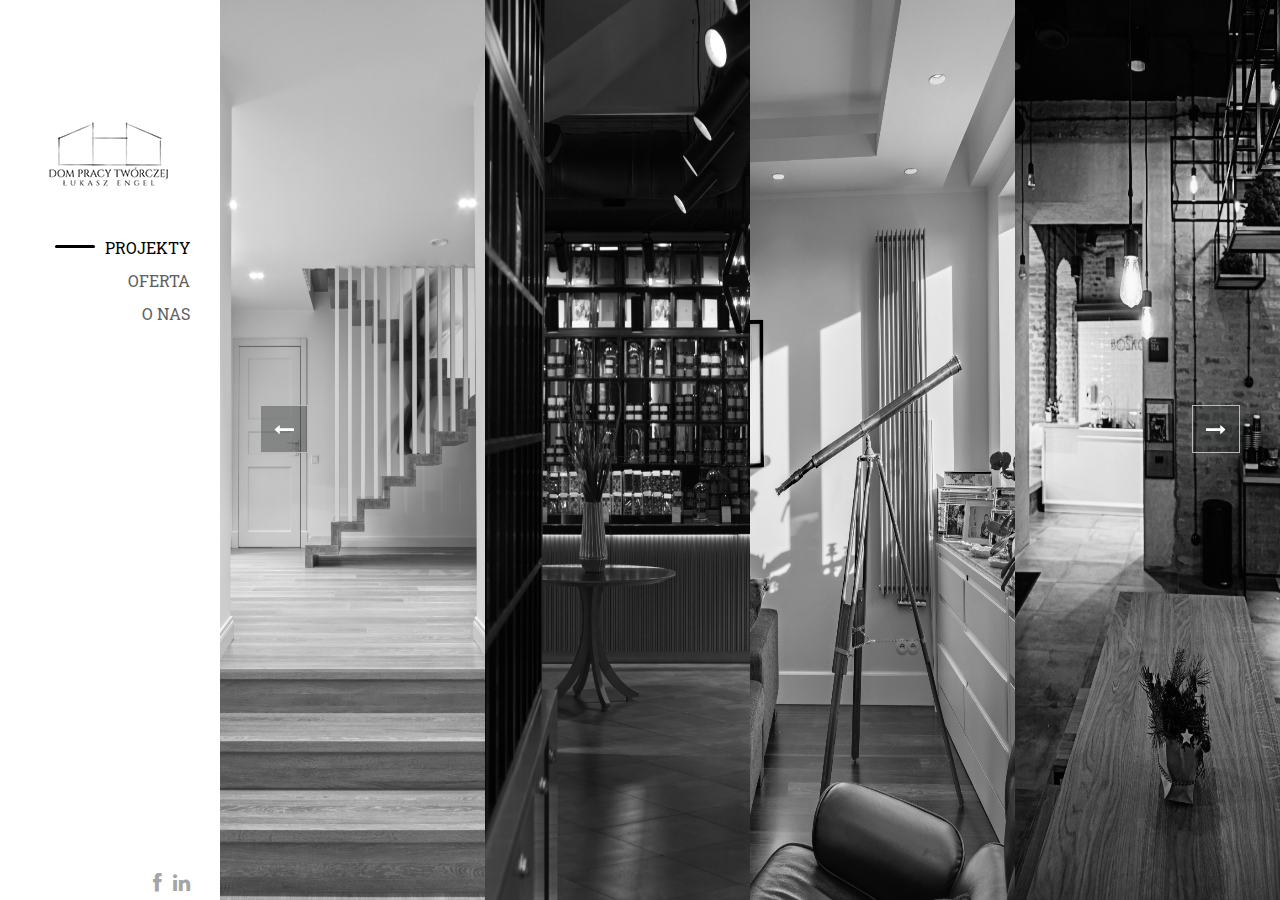
<file: index.html>
<!doctype html>


<html lang="en" class="no-js">
<head>
	<title>Dom Pracy Twórczej Łukasz Engel</title>

	<meta charset="utf-8">

	<meta http-equiv="X-UA-Compatible" content="IE=edge,chrome=1">
	<meta name="viewport" content="width=device-width, initial-scale=1, maximum-scale=1">

	<link href='http://fonts.googleapis.com/css?family=Roboto+Slab:400,300,100,700' rel='stylesheet' type='text/css'>

	<link rel="stylesheet" type="text/css" href="css/bootstrap.css" media="screen">
	<link rel="stylesheet" type="text/css" href="css/magnific-popup.css" media="screen">
	<link rel="stylesheet" type="text/css" href="css/font-awesome.css" media="screen">
	<link rel="stylesheet" type="text/css" href="css/owl.carousel.css" media="screen">
	<link rel="stylesheet" type="text/css" href="css/owl.theme.css" media="screen">
	<link rel="stylesheet" type="text/css" href="css/flexslider.css" media="screen">
	<link rel="stylesheet" type="text/css" href="css/style.css" media="screen">
	<link rel="stylesheet" type="text/css" href="css/responsive.css" media="screen">

	<!-- Global site tag (gtag.js) - Google Analytics -->
	<script async src="https://www.googletagmanager.com/gtag/js?id=UA-128495264-1"></script>
	<script>
	  window.dataLayer = window.dataLayer || [];
	  function gtag(){dataLayer.push(arguments);}
	  gtag('js', new Date());

	  gtag('config', 'UA-128495264-1');
	</script>

</head>
<body>

<!-- Container -->
<div id="container">
	<!-- Header
        ================================================== -->
	<header>

		<div class="logo-box">
			<a class="logo" href="index.html"><img alt="" src="images/logo.jpg"></a>
		</div>

		<!-- Menu dla malych rozdzielczości -->
		<a class="elemadded responsive-link" href="#">Menu</a>

		<div class="menu-box">
			<ul class="menu">
				<li class="drop">
					<a class="active" href="index.html">
						<span>Projekty</span>
					</a>
					<ul class="dropdown">
						<li><a href="lublin_01.html">Lublin 01</a></li>
						<li><a href="torun.html">Torun</a></li>
						<li><a href="nowowiejska.html">Nowowiejska</a></li>
						<li><a href="lublin_02.html">Lublin 02</a></li>
						<li><a href="garwolin.html">Garwolin</a></li>
						<li><a href="obarowska.html">Obarowska</a></li>
						<li><a href="szczesliwicka.html">Szczesliwicka</a></li>
						<li><a href="warszawa_02.html">Biuro w Warszawie</a></li>
					</ul>
				</li>

				<li><a href="offer.html"><span>Oferta</span></a></li>

				<li><a href="about_us.html"><span>O nas</span></a></li>
			</ul>
		</div>
		<div class="header-foot">
			<div class="social-box">
				<ul class="social-icons">
					<li><a href="https://www.facebook.com/dptle" class="facebook"><i class="fa fa-facebook"></i></a></li>
					<li><a href="https://www.linkedin.com/in/dptlukaszengel/" class="linkedin" ><i class="fa fa-linkedin"></i></a></li>
				</ul>
			</div>
		</div>

	</header>
	<!-- End Header -->

	<!-- content
        ================================================== -->
	<div id="content">
		<div class="inner-content">
			<div class="portfolio-page">
				<div id="owl-demo" class="owl-carousel owl-theme triggerAnimation animated" data-animate="fadeInUp">

					<!-- 1 -->
					<div class="item project-post">
						<img alt="" src="upload/Projekty/Lublin_01/home.jpg" onclick="window.location.href='lublin_01.html'">
						<div class="hover-box">
							<div class="hover-content">
								<a href="lublin_01.html"></a>
								<h2>Lublin</h2>
								<p>projekt wnętrz domu</p>
								<p>z przełomu lat 80/90</p>
							</div>
						</div>
					</div>

					<!-- 2 -->
					<div class="item project-post">
						<img alt="" src="upload/Projekty/Torun/home.jpg" onclick="window.location.href='torun.html'">
						<div class="hover-box">
							<div class="hover-content">
								<a href="torun.html"></a>
								<h2>Toruń</h2>
								<p>projekt wnętrz ekskluzywnego sklepu</p>
							</div>
						</div>
					</div>

					<!-- 3 -->
					<div class="item project-post">
						<img alt="" src="upload/Projekty/Nowowiejska/home.jpg" onclick="window.location.href='nowowiejska.html'">
						<div class="hover-box">
							<div class="hover-content">
								<a href="nowowiejska.html"></a>
								<h2>Nowowiejska</h2>
								<p>projekt wnętrz mieszkania w kamienicy z lat 30-tych</p>
							</div>
						</div>
					</div>

					<!-- 4 -->
					<div class="item project-post">
						<img alt="" src="upload/Projekty/Lublin_02/home.jpg" onclick="window.location.href='lublin_02.html'">
						<div class="hover-box">
							<div class="hover-content">
								<a href="lublin_02.html"></a>
								<h2>Lublin</h2>
								<p>projekt wnętrz stylowego bistro</p>
							</div>
						</div>
					</div>

					<!-- 5 -->
					<div class="item project-post">
						<img alt="" src="upload/Projekty/Garwolin/home.jpg" onclick="window.location.href='garwolin.html'">
						<div class="hover-box">
							<div class="hover-content">
								<a href="garwolin.html"></a>
								<h2>Garwolin</h2>
								<p>projekt wnętrz domu</p>
							</div>
						</div>
					</div>


					<!-- 6 -->
					<div class="item project-post">
						<img alt="" src="upload/Projekty/Obarowska/home.jpg" onclick="window.location.href='obarowska.html'">
						<div class="hover-box">
							<div class="hover-content">
								<a href="obarowska.html"></a>
								<h2>Obarowska</h2>
								<p>projekt wnętrz mieszkania</p>
							</div>
						</div>
					</div>


					<!-- 7 -->
					<div class="item project-post">
						<img alt="" src="upload/Projekty/Szczesliwicka/home.jpg" onclick="window.location.href='szczesliwicka.html'">
						<div class="hover-box">
							<div class="hover-content">
								<a href="szczesliwicka.html"></a>
								<h2>Szczesliwicka</h2>
								<p>projekt wnętrz mieszkania</p>
							</div>
						</div>
					</div>

					<!-- 8 -->
					<div class="item project-post">
						<img alt="" src="upload/Projekty/Warszawa_02/home.jpg" onclick="window.location.href='warszawa_02.html'">
						<div class="hover-box">
							<div class="hover-content">
								<a href="warszawa_02.html"></a>
								<h2>Wnętrza biurowe</h2>
								<p>projekt wnętrz komercyjnych</p>
							</div>
						</div>
					</div>
				</div>
			</div>
		</div>
	</div>
	<!-- End content -->

</div>
<!-- End Container -->

<div class="preloader">
	<img alt="" src="images/preloader.gif">
</div>

<script type="text/javascript" src="js/jquery.min.js"></script>
<script type="text/javascript" src="js/jquery.migrate.js"></script>
<script src="http://ajax.googleapis.com/ajax/libs/jquery/1.10.1/jquery.min.js"></script>
<!--<script type="text/javascript" src="js/jquery.magnific-popup.min.js"></script>-->
<script type="text/javascript" src="js/owl.carousel.min.js"></script>
<script type="text/javascript" src="js/plugins-scroll.js"></script>
<script type="text/javascript" src="js/bootstrap.js"></script>
<script type="text/javascript" src="js/jquery.imagesloaded.min.js"></script>
<script type="text/javascript" src="js/jquery.isotope.min.js"></script>
<!--	<script type="text/javascript" src="js/retina-1.1.0.min.js"></script>-->
<script type="text/javascript" src="js/script.js"></script>

<!--<script>-->

<!--	$('#owl-demo div img').magnificPopup({-->
<!--		type: 'image',-->
<!--		closeBtnInside: false,-->
<!--		closeOnContentClick: false,-->

<!--		callbacks: {-->
<!--			open: function() {-->
<!--				var self = this;-->
<!--				self.wrap.on('click.pinhandler', 'img', function() {-->
<!--					self.wrap.toggleClass('mfp-force-scrollbars');-->
<!--				});-->
<!--			},-->
<!--			beforeClose: function() {-->
<!--				this.wrap.off('click.pinhandler');-->
<!--				this.wrap.removeClass('mfp-force-scrollbars');-->
<!--			}-->
<!--		},-->

<!--		image: {-->
<!--			verticalFit: false-->
<!--		}-->

<!--	});-->
<!--</script>-->


</body>
</html>
</file>
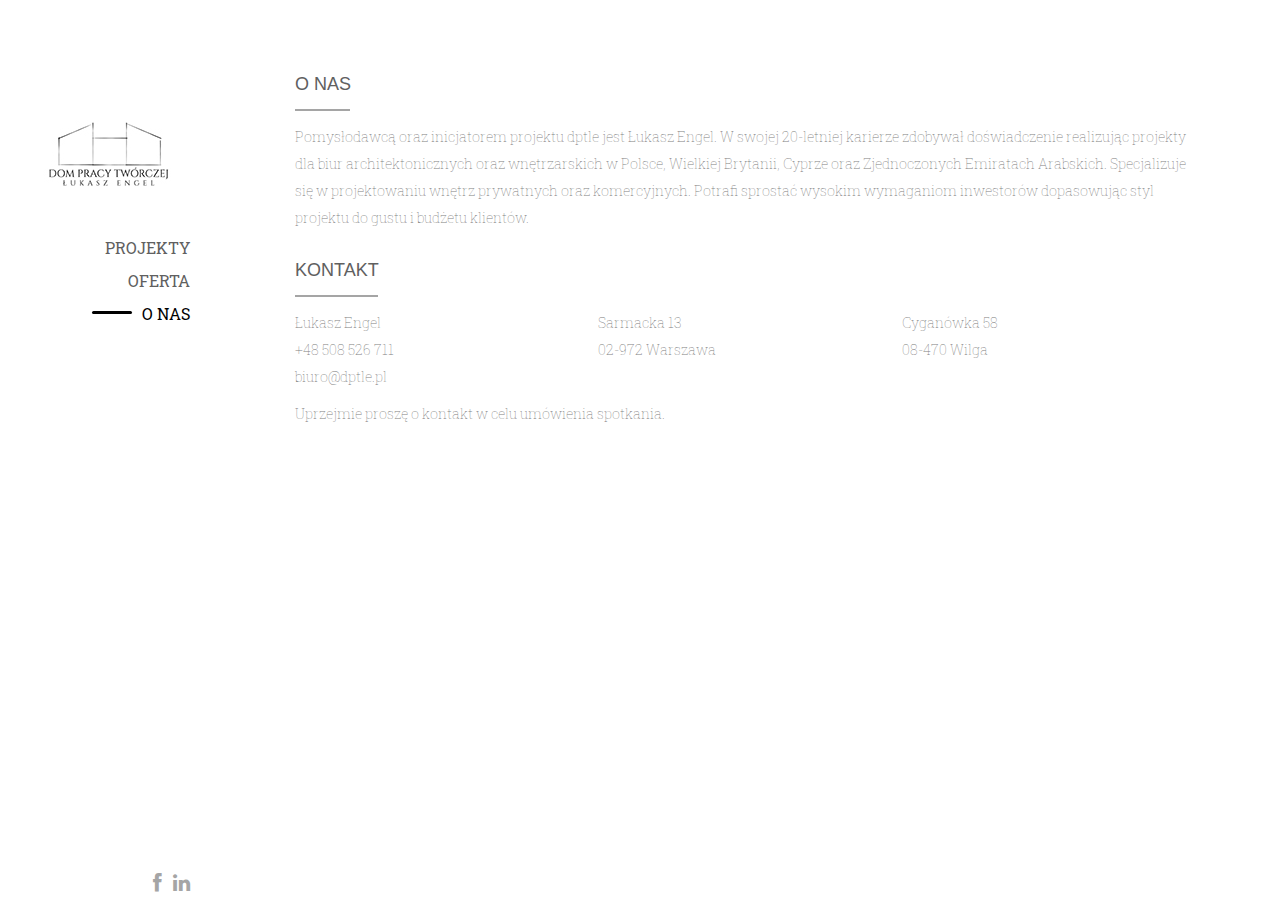
<file: about_us.html>
<!doctype html>


<html lang="en" class="no-js">
<head>
	<title>Dom Pracy Twórczej Łukasz Engel</title>

	<meta charset="utf-8">

	<meta http-equiv="X-UA-Compatible" content="IE=edge,chrome=1">
	<meta name="viewport" content="width=device-width, initial-scale=1, maximum-scale=1">

	<link href='http://fonts.googleapis.com/css?family=Roboto+Slab:400,300,100,700' rel='stylesheet' type='text/css'>

	<link rel="stylesheet" type="text/css" href="css/bootstrap.css" media="screen">
	<link rel="stylesheet" type="text/css" href="css/magnific-popup.css" media="screen">
	<link rel="stylesheet" type="text/css" href="css/font-awesome.css" media="screen">
	<link rel="stylesheet" type="text/css" href="css/flexslider.css" media="screen">
	<link rel="stylesheet" type="text/css" href="css/style.css" media="screen">
	<link rel="stylesheet" type="text/css" href="css/responsive.css" media="screen">


	<script src="https://js.api.here.com/v3/3.1/mapsjs-core.js"
			type="text/javascript" charset="utf-8"></script>
	<script src="https://js.api.here.com/v3/3.1/mapsjs-service.js"
			type="text/javascript" charset="utf-8"></script>

	<script type="text/javascript" src="https://js.api.here.com/v3/3.1/mapsjs-ui.js"></script>
	<script type="text/javascript" src="https://js.api.here.com/v3/3.1/mapsjs-mapevents.js"></script>

  <!-- Global site tag (gtag.js) - Google Analytics -->
  <script async src="https://www.googletagmanager.com/gtag/js?id=UA-128495264-1"></script>
  <script>
    window.dataLayer = window.dataLayer || [];
    function gtag(){dataLayer.push(arguments);}
    gtag('js', new Date());

    gtag('config', 'UA-128495264-1');
  </script>

</head>
<body>

<!-- Container -->
<div id="container">
	<!-- Header
        ================================================== -->
	<header>

		<div class="logo-box">
			<a class="logo" href="index.html"><img alt="" src="images/logo.jpg"></a>
		</div>

		<a class="elemadded responsive-link" href="#">Menu</a>

		<div class="menu-box">
			<ul class="menu">
				<li class="drop">
					<a href="index.html">
						<span>Projekty</span>
					</a>
					<ul class="dropdown">
						<li><a href="lublin_01.html">Lublin 01</a></li>
						<li><a href="torun.html">Torun</a></li>
						<li><a href="nowowiejska.html">Nowowiejska</a></li>
						<li><a href="lublin_02.html">Lublin 02</a></li>
						<li><a href="garwolin.html">Garwolin</a></li>
						<li><a href="obarowska.html">Obarowska</a></li>
						<li><a href="szczesliwicka.html">Szczesliwicka</a></li>
						<li><a href="warszawa_02.html">Biuro w Warszawie</a></li>
					</ul>
				</li>

				<li><a href="offer.html"><span>Oferta</span></a></li>

				<li><a class="active" href="about_us.html"><span>O nas</span></a></li>
			</ul>
		</div>
		<div class="header-foot">
			<div class="social-box">
				<ul class="social-icons">
					<li><a href="https://www.facebook.com/dptle" class="facebook"><i class="fa fa-facebook"></i></a></li>
					<li><a href="https://www.linkedin.com/in/dptlukaszengel/" class="linkedin" ><i class="fa fa-linkedin"></i></a></li>
				</ul>
			</div>
		</div>

	</header>
	<!-- End Header -->

	<!-- content
        ================================================== -->
	<div id="content">
		<div class="contact-page">

			<div class="contact-box">
				<div class="about-us">
					<h2>O NAS</h2>
					<p>Pomysłodawcą oraz inicjatorem projektu dptle jest Łukasz Engel. W swojej 20-letniej karierze zdobywał doświadczenie realizując projekty dla biur architektonicznych oraz wnętrzarskich w Polsce, Wielkiej Brytanii, Cyprze oraz Zjednoczonych Emiratach Arabskich. Specjalizuje się w projektowaniu wnętrz prywatnych oraz komercyjnych. Potrafi sprostać wysokim wymaganiom inwestorów dopasowując styl projektu do gustu i budżetu klientów.</p>
				</div>
				<div class="row_table">
					<h2>Kontakt</h2>
					<p class="column_3">
						<span>Łukasz Engel</span>
						<span>+48 508 526 711</span>
						<span>biuro@dptle.pl</span>
					</p>
					<p class="column_3">
						<span>Sarmacka 13</span>
						<span>02-972 Warszawa</span>
					</p>
					<p class="column_3">
						<span>Cyganówka 58</span>
						<span>08-470 Wilga</span>
					</p>
				</div>
				<p>
					<span>Uprzejmie proszę o kontakt w celu umówienia spotkania.</span>
				</p>
			</div>
		</div>

		<div class="map" id="mapContainer"></div>
	</div>
	<!-- End content -->

</div>
<!-- End Container -->

<div class="preloader">
	<img alt="" src="images/preloader.gif">
</div>

<script type="text/javascript" src="js/jquery.min.js"></script>
<script type="text/javascript" src="js/jquery.migrate.js"></script>
<script type="text/javascript" src="js/plugins-scroll.js"></script>
<script type="text/javascript" src="js/bootstrap.js"></script>
<script type="text/javascript" src="js/jquery.imagesloaded.min.js"></script>
<script type="text/javascript" src="js/here_maps.js"></script>
<script type="text/javascript" src="js/script.js"></script>


</body>
</html>
</file>
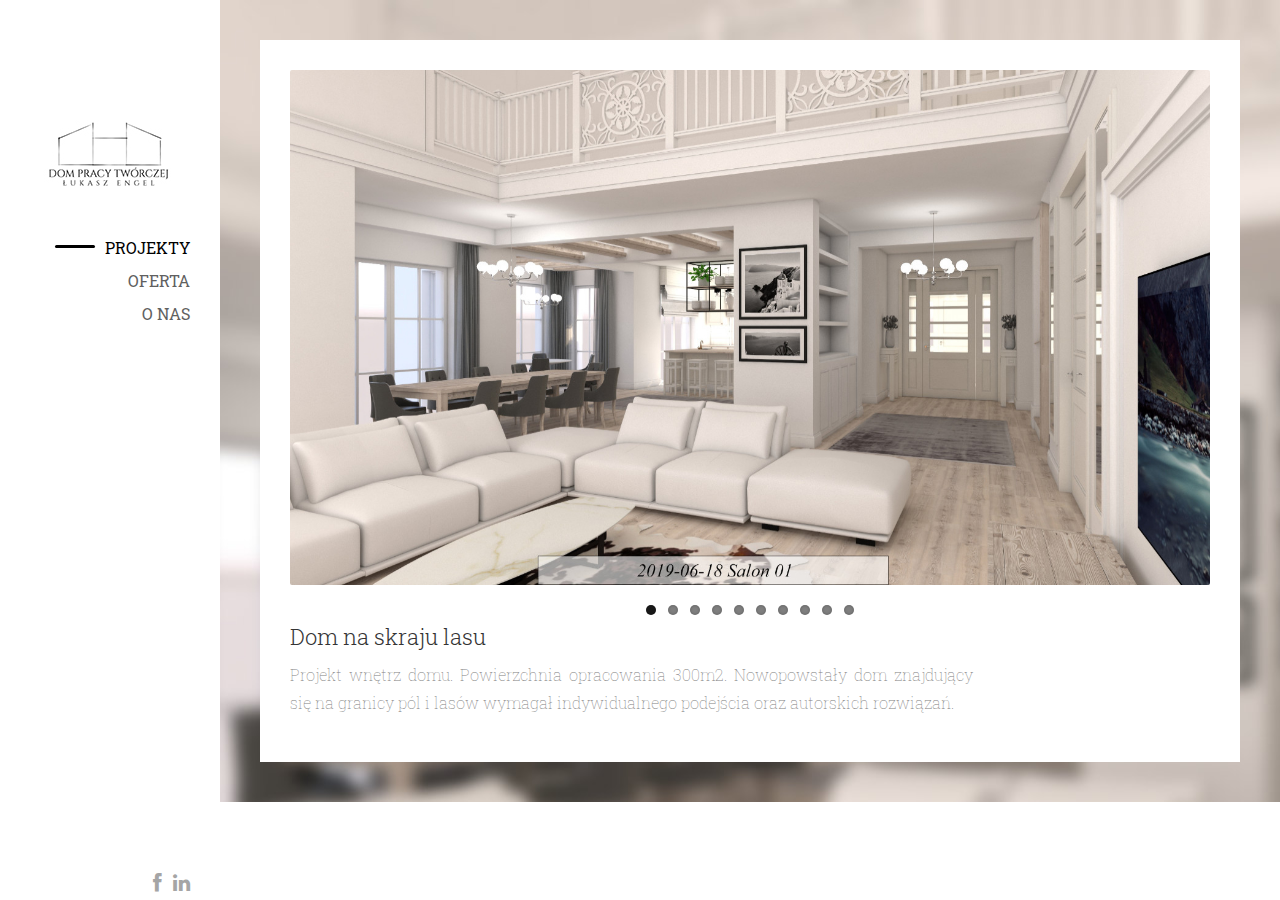
<file: garwolin.html>
<!doctype html>


<html lang="en" class="no-js">
<head>
  <title>Dom Pracy Twórczej Łukasz Engel</title>

  <meta charset="utf-8">

  <meta http-equiv="X-UA-Compatible" content="IE=edge,chrome=1">
  <meta name="viewport" content="width=device-width, initial-scale=1, maximum-scale=1">

  <link href='http://fonts.googleapis.com/css?family=Roboto+Slab:400,300,100,700' rel='stylesheet' type='text/css'>

  <link rel="stylesheet" type="text/css" href="css/bootstrap.css" media="screen">
  <link rel="stylesheet" type="text/css" href="css/magnific-popup.css" media="screen">
  <link rel="stylesheet" type="text/css" href="css/font-awesome.css" media="screen">
  <link rel="stylesheet" type="text/css" href="css/flexslider.css" media="screen">
  <link rel="stylesheet" type="text/css" href="css/style.css" media="screen">
  <link rel="stylesheet" type="text/css" href="css/responsive.css" media="screen">

  <!-- Global site tag (gtag.js) - Google Analytics -->
  <script async src="https://www.googletagmanager.com/gtag/js?id=UA-128495264-1"></script>
  <script>
    window.dataLayer = window.dataLayer || [];
    function gtag(){dataLayer.push(arguments);}
    gtag('js', new Date());

    gtag('config', 'UA-128495264-1');
  </script>

</head>
<body>

<!-- Container -->
<div id="container">
  <!-- Header
      ================================================== -->
  <header>

    <div class="logo-box">
      <a class="logo" href="index.html"><img alt="" src="images/logo.jpg"></a>
    </div>

    <a class="elemadded responsive-link" href="#">Menu</a>

    <div class="menu-box">
      <ul class="menu">
        <li class="drop">
          <a class="active" href="index.html">
            <span>Projekty</span>
          </a>
          <ul class="dropdown">
            <li><a href="lublin_01.html">Lublin 01</a></li>
            <li><a href="torun.html">Torun</a></li>
            <li><a href="nowowiejska.html">Nowowiejska</a></li>
            <li><a href="lublin_02.html">Lublin 02</a></li>
            <li><a href="garwolin.html">Garwolin</a></li>
            <li><a href="obarowska.html">Obarowska</a></li>
            <li><a href="szczesliwicka.html">Szczesliwicka</a></li>
            <li><a href="warszawa_02.html">Biuro w Warszawie</a></li>
          </ul>
        </li>
        <!--                                    <li><a class="active" href="index.html"><span>Projekty</span></a></li>-->

        <li><a href="offer.html"><span>Oferta</span></a></li>

        <li><a href="about_us.html"><span>O nas</span></a></li>
      </ul>
    </div>
    <div class="header-foot">
      <div class="social-box">
        <ul class="social-icons">
          <li><a href="https://www.facebook.com/lukasz.engel.7" class="facebook"><i class="fa fa-facebook"></i></a></li>
          <li><a href="https://www.linkedin.com/in/dptlukaszengel/" class="linkedin" ><i class="fa fa-linkedin"></i></a></li>
        </ul>
      </div>
    </div>

  </header>
  <!-- End Header -->

  <!-- content
    ================================================== -->
  <div id="content">
    <div class="inner-content">
      <div class="single-page bg_garwolin">
        <div class="single-project">
          <div class="container">
            <div class="single-project-gal">
              <div class="flexslider">
                <ul class="slides">
                  <li>
                    <img alt="" src="upload/Projekty/Garwolin/slides/02.jpg" />
                  </li>

                  <li>
                    <img alt="" src="upload/Projekty/Garwolin/slides/03.jpg" />
                  </li>

                  <li>
                    <img alt="" src="upload/Projekty/Garwolin/slides/04.jpg" />
                  </li>

                  <li>
                    <img alt="" src="upload/Projekty/Garwolin/slides/05.jpg" />
                  </li>

                  <li>
                    <img alt="" src="upload/Projekty/Garwolin/slides/06.jpg" />
                  </li>

                  <li>
                    <img alt="" src="upload/Projekty/Garwolin/slides/08.jpg" />
                  </li>

                  <li>
                    <img alt="" src="upload/Projekty/Garwolin/slides/09.jpg" />
                  </li>

                  <li>
                    <img alt="" src="upload/Projekty/Garwolin/slides/10.jpg" />
                  </li>

                  <li>
                    <img alt="" src="upload/Projekty/Garwolin/slides/11.jpg" />
                  </li>

                  <li>
                    <img alt="" src="upload/Projekty/Garwolin/slides/12.jpg" />
                  </li>
                </ul>
              </div>
            </div>
            <div class="row">
              <div class="col-md-9">
                <div class="single-content">
                  <h1>Dom na skraju lasu</h1>
                  <p>Projekt wnętrz domu. Powierzchnia opracowania 300m2. Nowopowstały dom znajdujący się na granicy pól i lasów wymagał indywidualnego podejścia oraz autorskich rozwiązań. </p>
                </div>
              </div>
            </div>
          </div>
        </div>
      </div>
    </div>
  </div>
</div>

<!-- End content -->


<!-- End Container -->

<div class="preloader">
  <img alt="" src="images/preloader.gif">
</div>

<script type="text/javascript" src="js/jquery.min.js"></script>
<script type="text/javascript" src="js/jquery.migrate.js"></script>
<script type="text/javascript" src="js/jquery.flexslider.js"></script>
<script type="text/javascript" src="js/plugins-scroll.js"></script>
<script type="text/javascript" src="js/bootstrap.js"></script>
<script type="text/javascript" src="js/jquery.imagesloaded.min.js"></script>
<!--<script type="text/javascript" src="js/retina-1.1.0.min.js"></script>-->
<script type="text/javascript" src="js/script.js"></script>


</body>
</html>
</file>
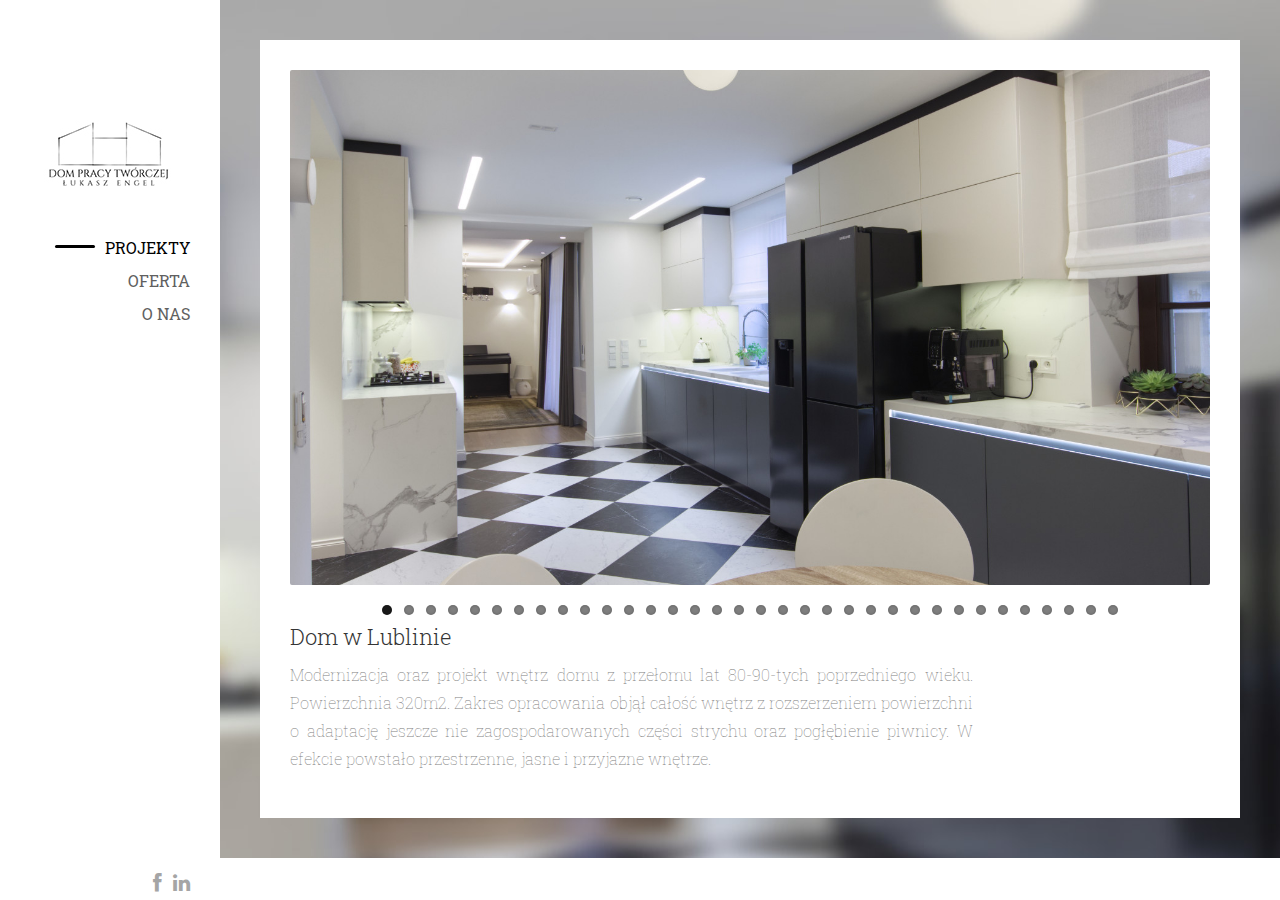
<file: lublin_01.html>
<!doctype html>


<html lang="en" class="no-js">
<head>
  <title>Dom Pracy Twórczej Łukasz Engel</title>

  <meta charset="utf-8">

  <meta http-equiv="X-UA-Compatible" content="IE=edge,chrome=1">
  <meta name="viewport" content="width=device-width, initial-scale=1, maximum-scale=1">

  <link href='http://fonts.googleapis.com/css?family=Roboto+Slab:400,300,100,700' rel='stylesheet' type='text/css'>

  <link rel="stylesheet" type="text/css" href="css/bootstrap.css" media="screen">
  <link rel="stylesheet" type="text/css" href="css/magnific-popup.css" media="screen">
  <link rel="stylesheet" type="text/css" href="css/font-awesome.css" media="screen">
  <link rel="stylesheet" type="text/css" href="css/flexslider.css" media="screen">
  <link rel="stylesheet" type="text/css" href="css/style.css" media="screen">
  <link rel="stylesheet" type="text/css" href="css/responsive.css" media="screen">

  <!-- Global site tag (gtag.js) - Google Analytics -->
  <script async src="https://www.googletagmanager.com/gtag/js?id=UA-128495264-1"></script>
  <script>
    window.dataLayer = window.dataLayer || [];
    function gtag(){dataLayer.push(arguments);}
    gtag('js', new Date());

    gtag('config', 'UA-128495264-1');
  </script>

</head>
<body>

<!-- Container -->
<div id="container">
  <!-- Header
      ================================================== -->
  <header>

    <div class="logo-box">
      <a class="logo" href="index.html"><img alt="" src="images/logo.jpg"></a>
    </div>

    <a class="elemadded responsive-link" href="#">Menu</a>

    <div class="menu-box">
      <ul class="menu">
        <li class="drop">
          <a class="active" href="index.html">
            <span>Projekty</span>
          </a>
          <ul class="dropdown">
            <li><a href="lublin_01.html">Lublin 01</a></li>
            <li><a href="torun.html">Torun</a></li>
            <li><a href="nowowiejska.html">Nowowiejska</a></li>
            <li><a href="lublin_02.html">Lublin 02</a></li>
            <li><a href="garwolin.html">Garwolin</a></li>
            <li><a href="obarowska.html">Obarowska</a></li>
            <li><a href="szczesliwicka.html">Szczesliwicka</a></li>
            <li><a href="warszawa_02.html">Biuro w Warszawie</a></li>
          </ul>
        </li>
        <!--                                    <li><a class="active" href="index.html"><span>Projekty</span></a></li>-->

        <li><a href="offer.html"><span>Oferta</span></a></li>

        <li><a href="about_us.html"><span>O nas</span></a></li>
      </ul>
    </div>
    <div class="header-foot">
      <div class="social-box">
        <ul class="social-icons">
          <li><a href="https://www.facebook.com/lukasz.engel.7" class="facebook"><i class="fa fa-facebook"></i></a></li>
          <li><a href="https://www.linkedin.com/in/dptlukaszengel/" class="linkedin" ><i class="fa fa-linkedin"></i></a></li>
        </ul>
      </div>
    </div>

  </header>
  <!-- End Header -->

  <!-- content
    ================================================== -->
  <div id="content">
    <div class="inner-content">
      <div class="single-page bg_lublin_01">
        <div class="single-project">
          <div class="container">
            <div class="single-project-gal">
              <div class="flexslider">
                <ul class="slides">
                  <li>
                    <img alt="" src="upload/Projekty/Lublin_01/slides/01.jpg" />
                  </li>

                  <li class="row_table">
                    <div class="column_3 ">
                      <img alt="" src="upload/Projekty/Lublin_01/slides/02.jpg" />
                    </div>
                    <div class="column_3 ">
                      <img alt="" src="upload/Projekty/Lublin_01/slides/03.jpg" />
                    </div>
                    <div class="column_3 ">
                      <img alt="" src="upload/Projekty/Lublin_01/slides/03a.jpg" />
                    </div>
                  </li>

                  <li>
                    <img alt="" src="upload/Projekty/Lublin_01/slides/04.jpg" />
                  </li>

                  <li class="row_table">
                    <div class="column_3 ">
                      <img alt="" src="upload/Projekty/Lublin_01/slides/05.jpg" />
                    </div>
                    <div class="column_3 ">
                      <img alt="" src="upload/Projekty/Lublin_01/slides/06.jpg" />
                    </div>
                    <div class="column_3 ">
                      <img alt="" src="upload/Projekty/Lublin_01/slides/07.jpg" />
                    </div>
                  </li>

                  <li>
                    <img alt="" src="upload/Projekty/Lublin_01/slides/09.jpg" />
                  </li>

                  <li class="row_table">
                    <div class="column_3 ">
                      <img alt="" src="upload/Projekty/Lublin_01/slides/10.jpg" />
                    </div>
                    <div class="column_3 ">
                      <img alt="" src="upload/Projekty/Lublin_01/slides/11.jpg" />
                    </div>
                    <div class="column_3 ">
                      <img alt="" src="upload/Projekty/Lublin_01/slides/12.jpg" />
                    </div>
                  </li>

                  <li>
                    <img alt="" src="upload/Projekty/Lublin_01/slides/14.jpg" />
                  </li>

                  <li>
                    <img alt="" src="upload/Projekty/Lublin_01/slides/15.jpg" />
                  </li>

                  <li>
                    <img alt="" src="upload/Projekty/Lublin_01/slides/16.jpg" />
                  </li>

                  <li>
                    <img alt="" src="upload/Projekty/Lublin_01/slides/17.jpg" />
                  </li>

                  <li class="row_table">
                    <div class="column_3 ">
                      <img alt="" src="upload/Projekty/Lublin_01/slides/18.jpg" />
                    </div>
                    <div class="column_3 ">
                      <img alt="" src="upload/Projekty/Lublin_01/slides/19.jpg" />
                    </div>
                    <div class="column_3 ">
                      <img alt="" src="upload/Projekty/Lublin_01/slides/20.jpg" />
                    </div>
                  </li>

                  <li>
                    <img alt="" src="upload/Projekty/Lublin_01/slides/21.jpg" />
                  </li>

                  <li>
                    <img alt="" src="upload/Projekty/Lublin_01/slides/22.jpg" />
                  </li>

                  <li>
                    <img alt="" src="upload/Projekty/Lublin_01/slides/23.jpg" />
                  </li>

                  <li>
                    <img alt="" src="upload/Projekty/Lublin_01/slides/24.jpg" />
                  </li>

                  <li>
                    <img alt="" src="upload/Projekty/Lublin_01/slides/25.jpg" />
                  </li>

                  <li>
                    <img alt="" src="upload/Projekty/Lublin_01/slides/27.jpg" />
                  </li>

                  <li>
                    <img alt="" src="upload/Projekty/Lublin_01/slides/28.jpg" />
                  </li>

                  <li>
                    <img alt="" src="upload/Projekty/Lublin_01/slides/29.jpg" />
                  </li>

                  <li class="row_table">
                    <div class="column_3 ">
                      <img alt="" src="upload/Projekty/Lublin_01/slides/29a.jpg" />
                    </div>
                    <div class="column_3 ">
                      <img alt="" src="upload/Projekty/Lublin_01/slides/30.jpg" />
                    </div>
                    <div class="column_3 ">
                      <img alt="" src="upload/Projekty/Lublin_01/slides/31.jpg" />
                    </div>
                  </li>

                  <li>
                    <img alt="" src="upload/Projekty/Lublin_01/slides/32.jpg" />
                  </li>

                  <li>
                    <img alt="" src="upload/Projekty/Lublin_01/slides/34.jpg" />
                  </li>

                  <li>
                    <img alt="" src="upload/Projekty/Lublin_01/slides/35.jpg" />
                  </li>

                  <li>
                    <img alt="" src="upload/Projekty/Lublin_01/slides/36.jpg" />
                  </li>

                  <li>
                    <img alt="" src="upload/Projekty/Lublin_01/slides/37.jpg" />
                  </li>

                  <li>
                    <img alt="" src="upload/Projekty/Lublin_01/slides/38.jpg" />
                  </li>

                  <li>
                    <img alt="" src="upload/Projekty/Lublin_01/slides/39.jpg" />
                  </li>

                  <li>
                    <img alt="" src="upload/Projekty/Lublin_01/slides/40.jpg" />
                  </li>

                  <li>
                    <img alt="" src="upload/Projekty/Lublin_01/slides/41.jpg" />
                  </li>

                  <li>
                    <img alt="" src="upload/Projekty/Lublin_01/slides/42.jpg" />
                  </li>

                  <li>
                    <img alt="" src="upload/Projekty/Lublin_01/slides/43.jpg" />
                  </li>

                  <li>
                    <img alt="" src="upload/Projekty/Lublin_01/slides/44.jpg" />
                  </li>

                  <li>
                    <img alt="" src="upload/Projekty/Lublin_01/slides/45.jpg" />
                  </li>

                  <li>
                    <img alt="" src="upload/Projekty/Lublin_01/slides/46.jpg" />
                  </li>

                </ul>
              </div>
            </div>
            <div class="row">
              <div class="col-md-9">
                <div class="single-content">
                  <h1>Dom w Lublinie</h1>
                  <p>Modernizacja oraz projekt wnętrz domu z przełomu lat 80-90-tych poprzedniego wieku. Powierzchnia 320m2. Zakres opracowania objął całość wnętrz z rozszerzeniem powierzchni o adaptację jeszcze nie zagospodarowanych części strychu oraz pogłębienie piwnicy. W efekcie powstało przestrzenne, jasne i przyjazne wnętrze.</p>
                </div>
              </div>
            </div>
          </div>
        </div>
      </div>
    </div>
  </div>
</div>

<!-- End content -->


<!-- End Container -->

<div class="preloader">
  <img alt="" src="images/preloader.gif">
</div>

<script type="text/javascript" src="js/jquery.min.js"></script>
<script type="text/javascript" src="js/jquery.migrate.js"></script>
<script type="text/javascript" src="js/jquery.flexslider.js"></script>
<script type="text/javascript" src="js/plugins-scroll.js"></script>
<script type="text/javascript" src="js/bootstrap.js"></script>
<script type="text/javascript" src="js/jquery.imagesloaded.min.js"></script>
<!--<script type="text/javascript" src="js/retina-1.1.0.min.js"></script>-->
<script type="text/javascript" src="js/script.js"></script>


</body>
</html>
</file>
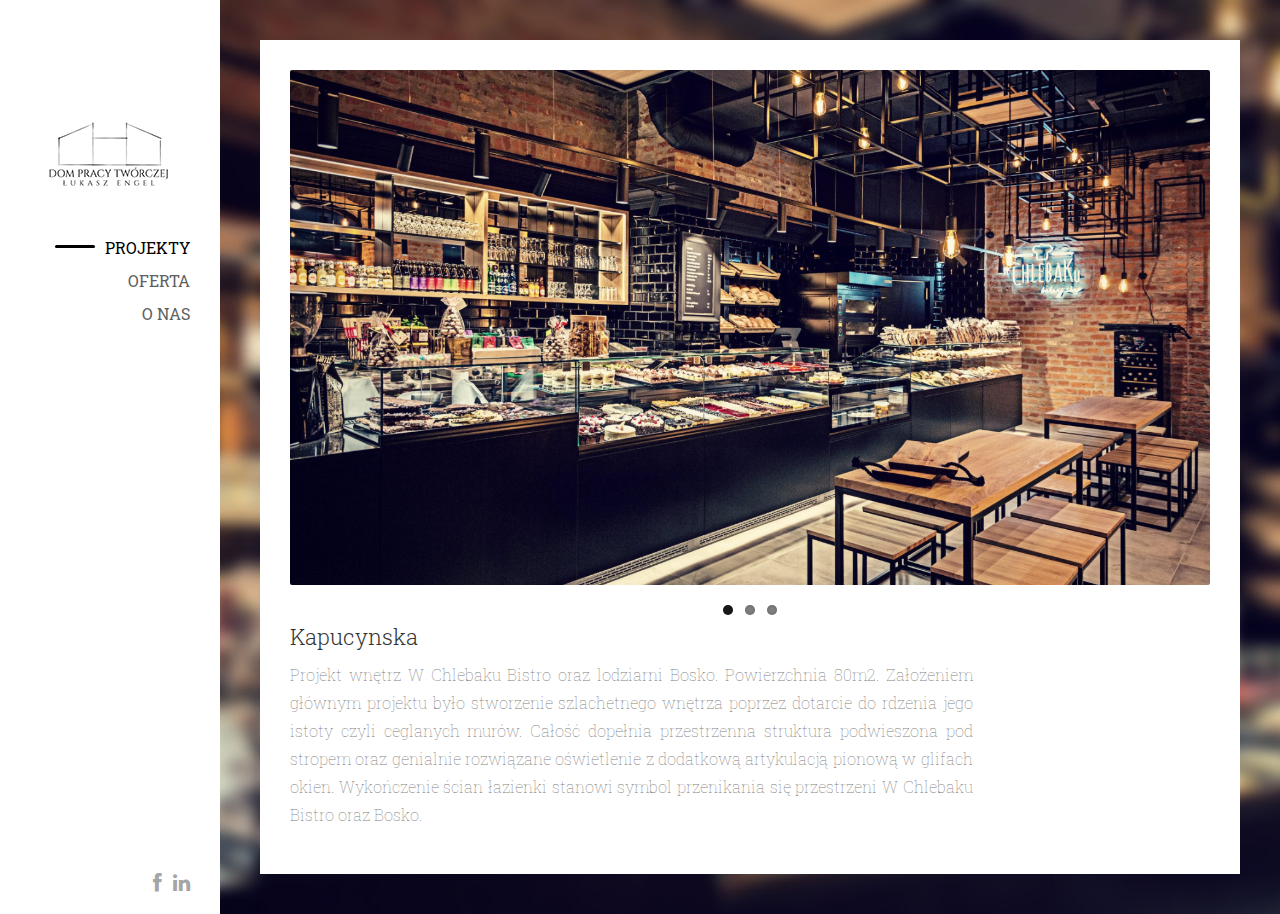
<file: lublin_02.html>
<!doctype html>


<html lang="en" class="no-js">
<head>
  <title>Dom Pracy Twórczej Łukasz Engel</title>

  <meta charset="utf-8">

  <meta http-equiv="X-UA-Compatible" content="IE=edge,chrome=1">
  <meta name="viewport" content="width=device-width, initial-scale=1, maximum-scale=1">

  <link href='http://fonts.googleapis.com/css?family=Roboto+Slab:400,300,100,700' rel='stylesheet' type='text/css'>

  <link rel="stylesheet" type="text/css" href="css/bootstrap.css" media="screen">
  <link rel="stylesheet" type="text/css" href="css/magnific-popup.css" media="screen">
  <link rel="stylesheet" type="text/css" href="css/font-awesome.css" media="screen">
  <link rel="stylesheet" type="text/css" href="css/flexslider.css" media="screen">
  <link rel="stylesheet" type="text/css" href="css/style.css" media="screen">
  <link rel="stylesheet" type="text/css" href="css/responsive.css" media="screen">

  <!-- Global site tag (gtag.js) - Google Analytics -->
  <script async src="https://www.googletagmanager.com/gtag/js?id=UA-128495264-1"></script>
  <script>
    window.dataLayer = window.dataLayer || [];
    function gtag(){dataLayer.push(arguments);}
    gtag('js', new Date());

    gtag('config', 'UA-128495264-1');
  </script>

</head>
<body>

<!-- Container -->
<div id="container">
  <!-- Header
      ================================================== -->
  <header>

    <div class="logo-box">
      <a class="logo" href="index.html"><img alt="" src="images/logo.jpg"></a>
    </div>

    <a class="elemadded responsive-link" href="#">Menu</a>

    <div class="menu-box">
      <ul class="menu">
        <li class="drop">
          <a class="active" href="index.html">
            <span>Projekty</span>
          </a>
          <ul class="dropdown">
            <li><a href="lublin_01.html">Lublin 01</a></li>
            <li><a href="torun.html">Torun</a></li>
            <li><a href="nowowiejska.html">Nowowiejska</a></li>
            <li><a href="lublin_02.html">Lublin 02</a></li>
            <li><a href="garwolin.html">Garwolin</a></li>
            <li><a href="obarowska.html">Obarowska</a></li>
            <li><a href="szczesliwicka.html">Szczesliwicka</a></li>
            <li><a href="warszawa_02.html">Biuro w Warszawie</a></li>
          </ul>
        </li>
        <!--                                    <li><a class="active" href="index.html"><span>Projekty</span></a></li>-->

        <li><a href="offer.html"><span>Oferta</span></a></li>

        <li><a href="about_us.html"><span>O nas</span></a></li>
      </ul>
    </div>
    <div class="header-foot">
      <div class="social-box">
        <ul class="social-icons">
          <li><a href="https://www.facebook.com/lukasz.engel.7" class="facebook"><i class="fa fa-facebook"></i></a></li>
          <li><a href="https://www.linkedin.com/in/dptlukaszengel/" class="linkedin" ><i class="fa fa-linkedin"></i></a></li>
        </ul>
      </div>
    </div>

  </header>
  <!-- End Header -->

  <!-- content
    ================================================== -->
  <div id="content">
    <div class="inner-content">
      <div class="single-page bg_lublin_02">
        <div class="single-project">
          <div class="container">
            <div class="single-project-gal">
              <div class="flexslider">
                <ul class="slides">

                  <li>
                    <img alt="" src="upload/Projekty/Lublin_02/slides/01.jpg" />
                  </li>

                  <li>
                    <img alt="" src="upload/Projekty/Lublin_02/slides/02.jpg" />
                  </li>

                  <li >
                    <img alt="" src="upload/Projekty/Lublin_02/slides/03.jpg" />
                  </li>

                </ul>
              </div>
            </div>
            <div class="row">
              <div class="col-md-9">
                <div class="single-content">
                  <h1>Kapucynska</h1>
                  <p>Projekt wnętrz W Chlebaku Bistro oraz lodziarni Bosko. Powierzchnia 80m2. Założeniem głównym projektu było stworzenie szlachetnego wnętrza poprzez dotarcie do rdzenia jego istoty czyli ceglanych murów. Całość dopełnia przestrzenna struktura podwieszona pod stropem oraz genialnie rozwiązane oświetlenie z dodatkową artykulacją pionową w glifach okien. Wykończenie ścian łazienki stanowi symbol przenikania się przestrzeni W Chlebaku Bistro oraz Bosko.</p>
                </div>
              </div>
            </div>
          </div>
        </div>
      </div>
    </div>
  </div>
</div>

<!-- End content -->


<!-- End Container -->

<div class="preloader">
  <img alt="" src="images/preloader.gif">
</div>

<script type="text/javascript" src="js/jquery.min.js"></script>
<script type="text/javascript" src="js/jquery.migrate.js"></script>
<script type="text/javascript" src="js/jquery.flexslider.js"></script>
<script type="text/javascript" src="js/plugins-scroll.js"></script>
<script type="text/javascript" src="js/bootstrap.js"></script>
<script type="text/javascript" src="js/jquery.imagesloaded.min.js"></script>
<!--<script type="text/javascript" src="js/retina-1.1.0.min.js"></script>-->
<script type="text/javascript" src="js/script.js"></script>


</body>
</html>
</file>
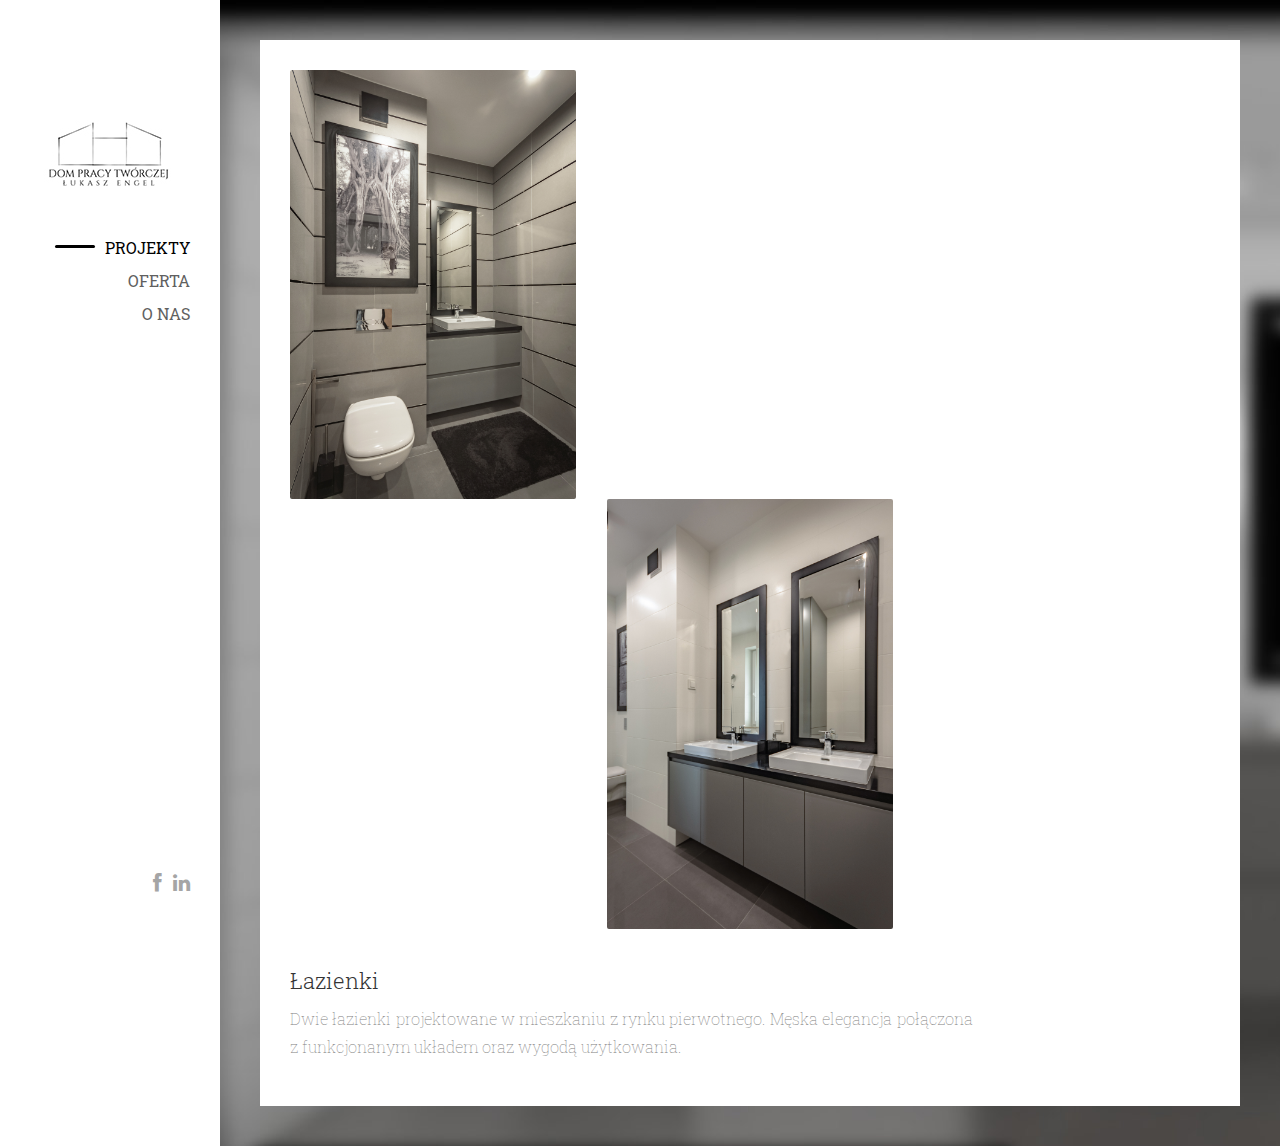
<file: miedzyborska.html>
<!doctype html>


<html lang="en" class="no-js">
<head>
  <title>Dom Pracy Twórczej Łukasz Engel</title>

  <meta charset="utf-8">

  <meta http-equiv="X-UA-Compatible" content="IE=edge,chrome=1">
  <meta name="viewport" content="width=device-width, initial-scale=1, maximum-scale=1">

  <link href='http://fonts.googleapis.com/css?family=Roboto+Slab:400,300,100,700' rel='stylesheet' type='text/css'>

  <link rel="stylesheet" type="text/css" href="css/bootstrap.css" media="screen">
  <link rel="stylesheet" type="text/css" href="css/magnific-popup.css" media="screen">
  <link rel="stylesheet" type="text/css" href="css/font-awesome.css" media="screen">
  <link rel="stylesheet" type="text/css" href="css/flexslider.css" media="screen">
  <link rel="stylesheet" type="text/css" href="css/style.css" media="screen">
  <link rel="stylesheet" type="text/css" href="css/responsive.css" media="screen">

  <!-- Global site tag (gtag.js) - Google Analytics -->
  <script async src="https://www.googletagmanager.com/gtag/js?id=UA-128495264-1"></script>
  <script>
    window.dataLayer = window.dataLayer || [];
    function gtag(){dataLayer.push(arguments);}
    gtag('js', new Date());

    gtag('config', 'UA-128495264-1');
  </script>

</head>
<body>

<!-- Container -->
<div id="container">
  <!-- Header
      ================================================== -->
  <header>

    <div class="logo-box">
      <a class="logo" href="index.html"><img alt="" src="images/logo.jpg"></a>
    </div>

    <a class="elemadded responsive-link" href="#">Menu</a>

    <div class="menu-box">
      <ul class="menu">
        <li><a class="active" href="index.html"><span>Projekty</span></a></li>

        <li><a href="offer.html"><span>Oferta</span></a></li>

        <li><a href="about_us.html"><span>O nas</span></a></li>
      </ul>
    </div>
    <div class="header-foot">
      <div class="social-box">
        <ul class="social-icons">
          <li><a href="https://www.facebook.com/lukasz.engel.7" class="facebook"><i class="fa fa-facebook"></i></a></li>
          <li><a href="https://www.linkedin.com/in/dptlukaszengel/" class="linkedin" ><i class="fa fa-linkedin"></i></a></li>
        </ul>
      </div>
    </div>

  </header>
  <!-- End Header -->

  <!-- content
    ================================================== -->
  <div id="content">
    <div class="inner-content">
      <div class="single-page bg_miedzyborska">
        <div class="single-project">
          <div class="container">
            <div class="single-project-gal">
              <div class="flexslider">
                <ul class="slides">

                  <li class="row_table">
                    <div class="column_2a ">
                      <img alt="" src="upload/Projekty/Miedzyborska/slides/01.jpg" />
                    </div>
                    <div class="column_2a ">
                      <img alt="" src="upload/Projekty/Miedzyborska/slides/02.jpg" />
                    </div>
                  </li>

                </ul>
              </div>
            </div>
            <div class="row">
              <div class="col-md-9">
                <div class="single-content">
                  <h1>Łazienki</h1>
                  <p>Dwie łazienki projektowane w mieszkaniu z rynku pierwotnego. Męska elegancja połączona z funkcjonanym układem oraz wygodą użytkowania.</p>
                </div>
              </div>
            </div>
          </div>
        </div>
      </div>
    </div>
  </div>
</div>

<!-- End content -->


<!-- End Container -->

<div class="preloader">
  <img alt="" src="images/preloader.gif">
</div>

<script type="text/javascript" src="js/jquery.min.js"></script>
<script type="text/javascript" src="js/jquery.migrate.js"></script>
<script type="text/javascript" src="js/jquery.flexslider.js"></script>
<script type="text/javascript" src="js/plugins-scroll.js"></script>
<script type="text/javascript" src="js/bootstrap.js"></script>
<script type="text/javascript" src="js/jquery.imagesloaded.min.js"></script>
<!--<script type="text/javascript" src="js/retina-1.1.0.min.js"></script>-->
<script type="text/javascript" src="js/script.js"></script>


</body>
</html>
</file>
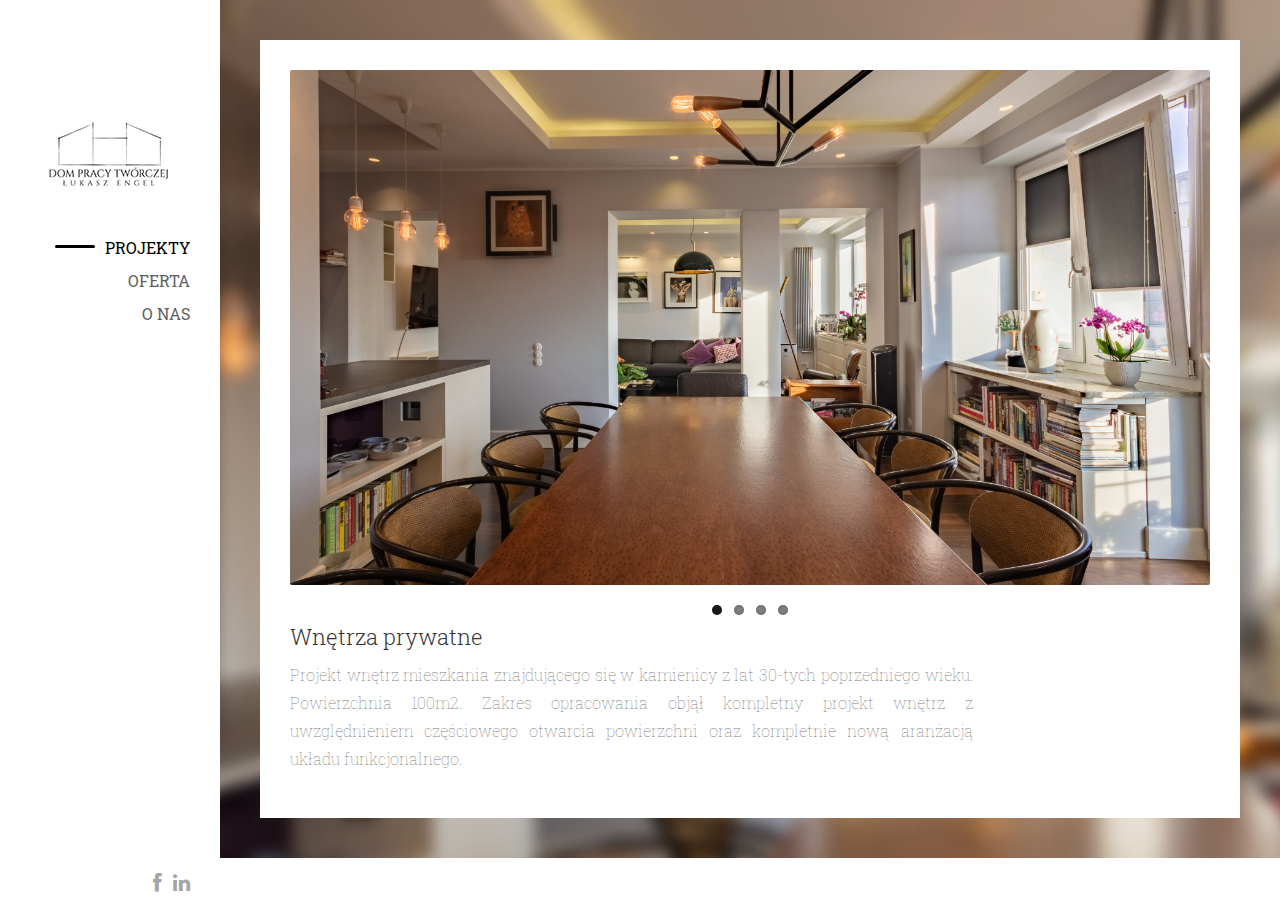
<file: nowowiejska.html>
<!doctype html>


<html lang="en" class="no-js">
<head>
  <title>Dom Pracy Twórczej Łukasz Engel</title>

  <meta charset="utf-8">

  <meta http-equiv="X-UA-Compatible" content="IE=edge,chrome=1">
  <meta name="viewport" content="width=device-width, initial-scale=1, maximum-scale=1">

  <link href='http://fonts.googleapis.com/css?family=Roboto+Slab:400,300,100,700' rel='stylesheet' type='text/css'>

  <link rel="stylesheet" type="text/css" href="css/bootstrap.css" media="screen">
  <link rel="stylesheet" type="text/css" href="css/magnific-popup.css" media="screen">
  <link rel="stylesheet" type="text/css" href="css/font-awesome.css" media="screen">
  <link rel="stylesheet" type="text/css" href="css/flexslider.css" media="screen">
  <link rel="stylesheet" type="text/css" href="css/style.css" media="screen">
  <link rel="stylesheet" type="text/css" href="css/responsive.css" media="screen">

  <!-- Global site tag (gtag.js) - Google Analytics -->
  <script async src="https://www.googletagmanager.com/gtag/js?id=UA-128495264-1"></script>
  <script>
    window.dataLayer = window.dataLayer || [];
    function gtag(){dataLayer.push(arguments);}
    gtag('js', new Date());

    gtag('config', 'UA-128495264-1');
  </script>

</head>
<body>

<!-- Container -->
<div id="container">
  <!-- Header
      ================================================== -->
  <header>

    <div class="logo-box">
      <a class="logo" href="index.html"><img alt="" src="images/logo.jpg"></a>
    </div>

    <a class="elemadded responsive-link" href="#">Menu</a>

    <div class="menu-box">
      <ul class="menu">
        <li class="drop">
          <a class="active" href="index.html">
            <span>Projekty</span>
          </a>
          <ul class="dropdown">
            <li><a href="lublin_01.html">Lublin 01</a></li>
            <li><a href="torun.html">Torun</a></li>
            <li><a href="nowowiejska.html">Nowowiejska</a></li>
            <li><a href="lublin_02.html">Lublin 02</a></li>
            <li><a href="garwolin.html">Garwolin</a></li>
            <li><a href="obarowska.html">Obarowska</a></li>
            <li><a href="szczesliwicka.html">Szczesliwicka</a></li>
            <li><a href="warszawa_02.html">Biuro w Warszawie</a></li>
          </ul>
        </li>
        <!--                                    <li><a class="active" href="index.html"><span>Projekty</span></a></li>-->

        <li><a href="offer.html"><span>Oferta</span></a></li>

        <li><a href="about_us.html"><span>O nas</span></a></li>
      </ul>
    </div>
    <div class="header-foot">
      <div class="social-box">
        <ul class="social-icons">
          <li><a href="https://www.facebook.com/lukasz.engel.7" class="facebook"><i class="fa fa-facebook"></i></a></li>
          <li><a href="https://www.linkedin.com/in/dptlukaszengel/" class="linkedin" ><i class="fa fa-linkedin"></i></a></li>
        </ul>
      </div>
    </div>

  </header>
  <!-- End Header -->

  <!-- content
    ================================================== -->
  <div id="content">
    <div class="inner-content">
      <div class="single-page bg_nowowiejska">
        <div class="single-project">
          <div class="container">
            <div class="single-project-gal">
              <div class="flexslider">
                <ul class="slides">

                  <li>
                    <img alt="" src="upload/Projekty/Nowowiejska/slides/04.jpg" />
                  </li>

                  <li class="row_table">
                    <div class="column_3 ">
                      <img alt="" src="upload/Projekty/Nowowiejska/slides/01.jpg" />
                    </div>
                    <div class="column_3 ">
                      <img alt="" src="upload/Projekty/Nowowiejska/slides/02.jpg" />
                    </div>
                    <div class="column_3 ">
                      <img alt="" src="upload/Projekty/Nowowiejska/slides/03.jpg" />
                    </div>
                  </li>


                  <li>
                    <img alt="" src="upload/Projekty/Nowowiejska/slides/05.jpg" />
                  </li>

                  <li class="row_table">
                    <div class="column_3 ">
                      <img alt="" src="upload/Projekty/Nowowiejska/slides/06.jpg" />
                    </div>
                    <div class="column_3 ">
                      <img alt="" src="upload/Projekty/Nowowiejska/slides/07.jpg" />
                    </div>
                    <div class="column_3 ">
                      <img alt="" src="upload/Projekty/Nowowiejska/slides/08.jpg" />
                    </div>
                  </li>

                </ul>
              </div>
            </div>
            <div class="row">
              <div class="col-md-9">
                <div class="single-content">
                  <h1>Wnętrza prywatne</h1>
                  <p>Projekt wnętrz mieszkania znajdującego się w kamienicy z lat 30-tych poprzedniego wieku. Powierzchnia 100m2. Zakres opracowania objął kompletny projekt wnętrz z uwzględnieniem częściowego otwarcia powierzchni oraz kompletnie nową aranżacją układu funkcjonalnego.</p>
                </div>
              </div>
            </div>
          </div>
        </div>
      </div>
    </div>
  </div>
</div>

<!-- End content -->


<!-- End Container -->

<div class="preloader">
  <img alt="" src="images/preloader.gif">
</div>

<script type="text/javascript" src="js/jquery.min.js"></script>
<script type="text/javascript" src="js/jquery.migrate.js"></script>
<script type="text/javascript" src="js/jquery.flexslider.js"></script>
<script type="text/javascript" src="js/plugins-scroll.js"></script>
<script type="text/javascript" src="js/bootstrap.js"></script>
<script type="text/javascript" src="js/jquery.imagesloaded.min.js"></script>
<!--<script type="text/javascript" src="js/retina-1.1.0.min.js"></script>-->
<script type="text/javascript" src="js/script.js"></script>


</body>
</html>
</file>
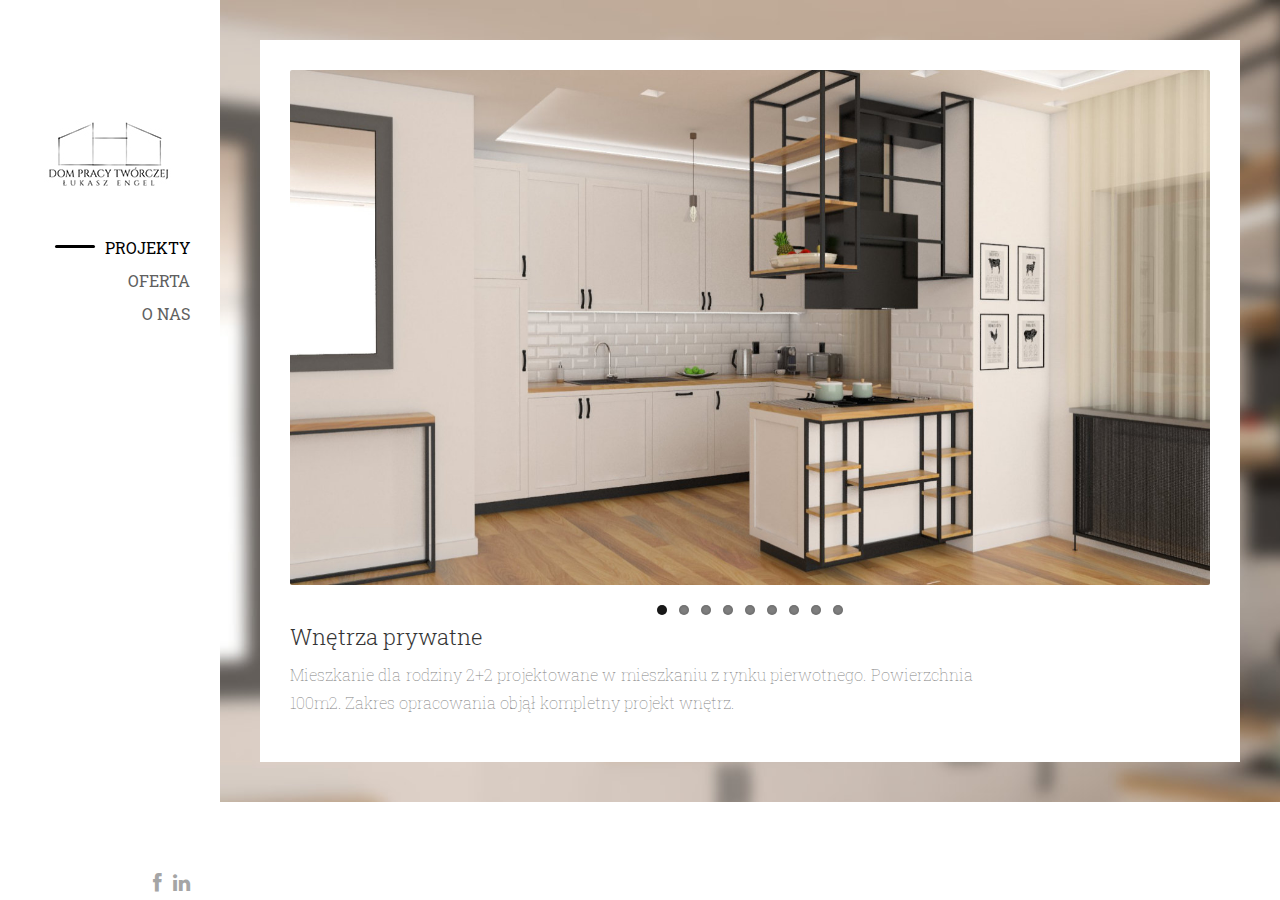
<file: obarowska.html>
<!doctype html>


<html lang="en" class="no-js">
<head>
  <title>Dom Pracy Twórczej Łukasz Engel</title>

  <meta charset="utf-8">

  <meta http-equiv="X-UA-Compatible" content="IE=edge,chrome=1">
  <meta name="viewport" content="width=device-width, initial-scale=1, maximum-scale=1">

  <link href='http://fonts.googleapis.com/css?family=Roboto+Slab:400,300,100,700' rel='stylesheet' type='text/css'>

  <link rel="stylesheet" type="text/css" href="css/bootstrap.css" media="screen">
  <link rel="stylesheet" type="text/css" href="css/magnific-popup.css" media="screen">
  <link rel="stylesheet" type="text/css" href="css/font-awesome.css" media="screen">
  <link rel="stylesheet" type="text/css" href="css/flexslider.css" media="screen">
  <link rel="stylesheet" type="text/css" href="css/style.css" media="screen">
  <link rel="stylesheet" type="text/css" href="css/responsive.css" media="screen">
  
  <!-- Global site tag (gtag.js) - Google Analytics -->
  <script async src="https://www.googletagmanager.com/gtag/js?id=UA-128495264-1"></script>
  <script>
    window.dataLayer = window.dataLayer || [];
    function gtag(){dataLayer.push(arguments);}
    gtag('js', new Date());

    gtag('config', 'UA-128495264-1');
  </script>

</head>
<body>

<!-- Container -->
<div id="container">
  <!-- Header
      ================================================== -->
  <header>

    <div class="logo-box">
      <a class="logo" href="index.html"><img alt="" src="images/logo.jpg"></a>
    </div>

    <a class="elemadded responsive-link" href="#">Menu</a>

    <div class="menu-box">
      <ul class="menu">
        <li class="drop">
          <a class="active" href="index.html">
            <span>Projekty</span>
          </a>
          <ul class="dropdown">
            <li><a href="lublin_01.html">Lublin 01</a></li>
            <li><a href="torun.html">Torun</a></li>
            <li><a href="nowowiejska.html">Nowowiejska</a></li>
            <li><a href="lublin_02.html">Lublin 02</a></li>
            <li><a href="garwolin.html">Garwolin</a></li>
            <li><a href="obarowska.html">Obarowska</a></li>
            <li><a href="szczesliwicka.html">Szczesliwicka</a></li>
            <li><a href="warszawa_02.html">Biuro w Warszawie</a></li>
          </ul>
        </li>
        <!--                                    <li><a class="active" href="index.html"><span>Projekty</span></a></li>-->

        <li><a href="offer.html"><span>Oferta</span></a></li>

        <li><a href="about_us.html"><span>O nas</span></a></li>
      </ul>
    </div>
    <div class="header-foot">
      <div class="social-box">
        <ul class="social-icons">
          <li><a href="https://www.facebook.com/lukasz.engel.7" class="facebook"><i class="fa fa-facebook"></i></a></li>
          <li><a href="https://www.linkedin.com/in/dptlukaszengel/" class="linkedin" ><i class="fa fa-linkedin"></i></a></li>
        </ul>
      </div>
    </div>

  </header>
  <!-- End Header -->

  <!-- content
    ================================================== -->
  <div id="content">
    <div class="inner-content">
      <div class="single-page bg_obarowska">
        <div class="single-project">
          <div class="container">
            <div class="single-project-gal">
              <div class="flexslider">
                <ul class="slides">

                  <li>
                    <img alt="" src="upload/Projekty/Obarowska/slides/04.jpg" />
                  </li>

                  <li>
                    <img alt="" src="upload/Projekty/Obarowska/slides/05.jpg" />
                  </li>

                  <li>
                    <img alt="" src="upload/Projekty/Obarowska/slides/06.jpg" />
                  </li>

                  <li>
                    <img alt="" src="upload/Projekty/Obarowska/slides/07.jpg" />
                  </li>

                  <li>
                    <img alt="" src="upload/Projekty/Obarowska/slides/08.jpg" />
                  </li>

                  <li>
                    <img alt="" src="upload/Projekty/Obarowska/slides/09.jpg" />
                  </li>

                  <li>
                    <img alt="" src="upload/Projekty/Obarowska/slides/10.jpg" />
                  </li>

                  <li>
                    <img alt="" src="upload/Projekty/Obarowska/slides/11.jpg" />
                  </li>

                  <li>
                    <img alt="" src="upload/Projekty/Obarowska/slides/12.jpg" />
                  </li>

                </ul>
              </div>
            </div>
            <div class="row">
              <div class="col-md-9">
                <div class="single-content">
                  <h1>Wnętrza prywatne</h1>
                  <p>Mieszkanie dla rodziny 2+2 projektowane w mieszkaniu z rynku pierwotnego. Powierzchnia 100m2. Zakres opracowania objął kompletny projekt wnętrz.</p>
                </div>
              </div>
            </div>
          </div>
        </div>
      </div>
    </div>
  </div>
</div>

<!-- End content -->


<!-- End Container -->

<div class="preloader">
  <img alt="" src="images/preloader.gif">
</div>

<script type="text/javascript" src="js/jquery.min.js"></script>
<script type="text/javascript" src="js/jquery.migrate.js"></script>
<script type="text/javascript" src="js/jquery.flexslider.js"></script>
<script type="text/javascript" src="js/plugins-scroll.js"></script>
<script type="text/javascript" src="js/bootstrap.js"></script>
<script type="text/javascript" src="js/jquery.imagesloaded.min.js"></script>
<!--<script type="text/javascript" src="js/retina-1.1.0.min.js"></script>-->
<script type="text/javascript" src="js/script.js"></script>


</body>
</html>
</file>
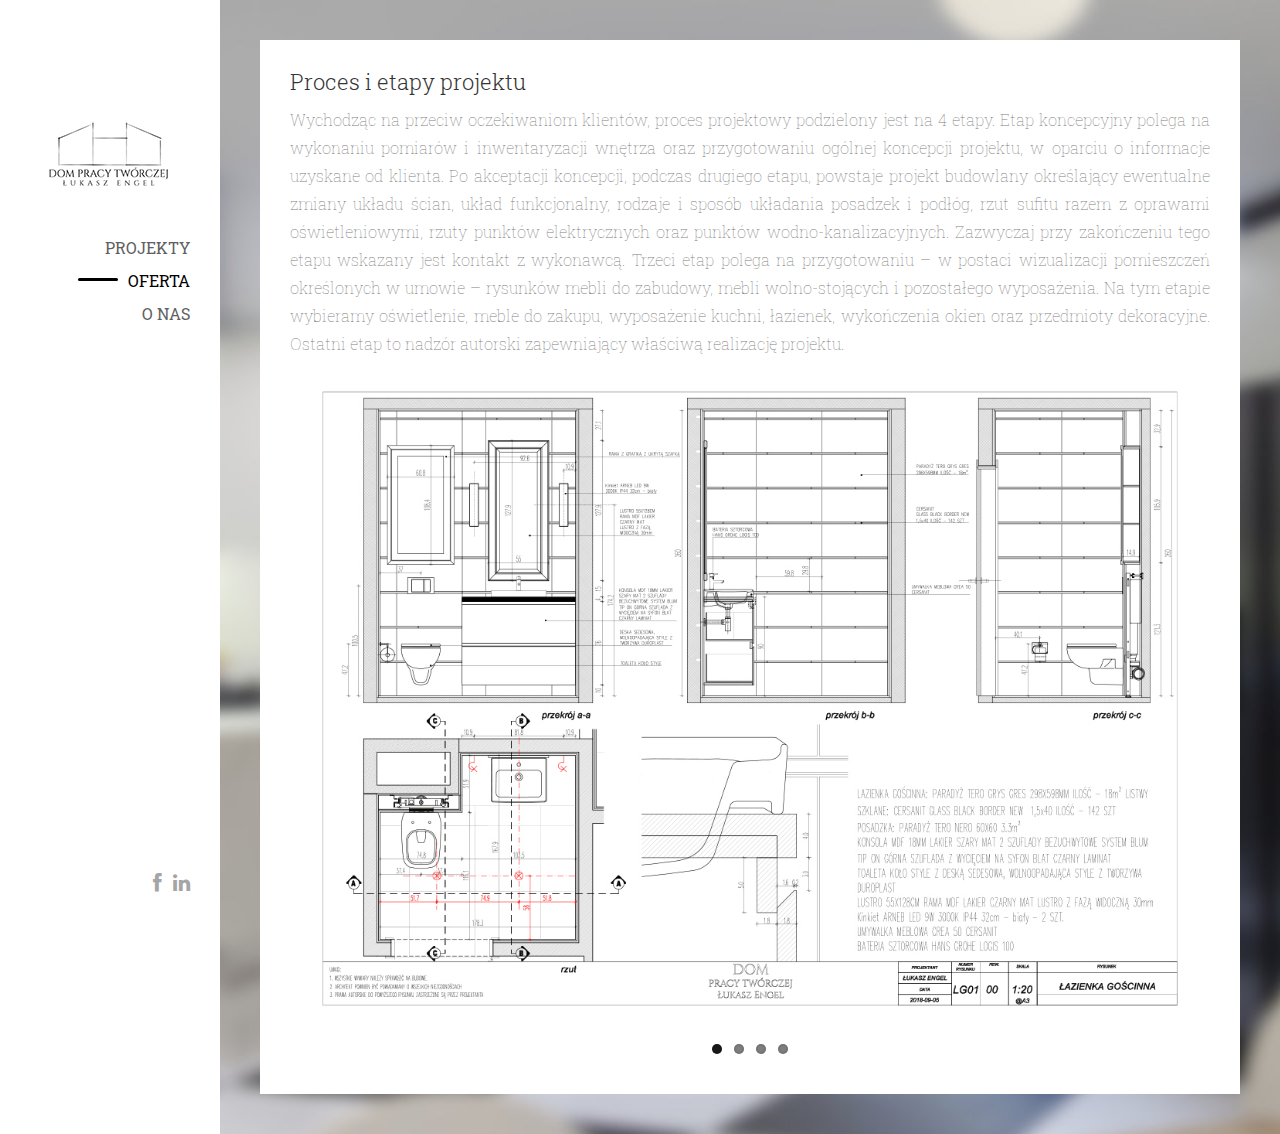
<file: offer.html>
<!doctype html>


<html lang="en" class="no-js">
<head>
  <title>Dom Pracy Twórczej Łukasz Engel</title>

  <meta charset="utf-8">

  <meta http-equiv="X-UA-Compatible" content="IE=edge,chrome=1">
  <meta name="viewport" content="width=device-width, initial-scale=1, maximum-scale=1">

  <link href='http://fonts.googleapis.com/css?family=Roboto+Slab:400,300,100,700' rel='stylesheet' type='text/css'>

  <link rel="stylesheet" type="text/css" href="css/bootstrap.css" media="screen">
  <link rel="stylesheet" type="text/css" href="css/magnific-popup.css" media="screen">
  <link rel="stylesheet" type="text/css" href="css/font-awesome.css" media="screen">
  <link rel="stylesheet" type="text/css" href="css/flexslider.css" media="screen">
  <link rel="stylesheet" type="text/css" href="css/style.css" media="screen">
  <link rel="stylesheet" type="text/css" href="css/responsive.css" media="screen">

  <!-- Global site tag (gtag.js) - Google Analytics -->
  <script async src="https://www.googletagmanager.com/gtag/js?id=UA-128495264-1"></script>
  <script>
    window.dataLayer = window.dataLayer || [];
    function gtag(){dataLayer.push(arguments);}
    gtag('js', new Date());

    gtag('config', 'UA-128495264-1');
  </script>

</head>
<body>

<!-- Container -->
<div id="container">
	<!-- Header
        ================================================== -->
	<header>

		<div class="logo-box">
			<a class="logo" href="index.html"><img alt="" src="images/logo.jpg"></a>
		</div>

		<a class="elemadded responsive-link" href="#">Menu</a>

		<div class="menu-box">
			<ul class="menu">
				<li class="drop">
					<a href="index.html">
						<span>Projekty</span>
					</a>
					<ul class="dropdown">
						<li><a href="lublin_01.html">Lublin 01</a></li>
						<li><a href="torun.html">Torun</a></li>
						<li><a href="nowowiejska.html">Nowowiejska</a></li>
						<li><a href="lublin_02.html">Lublin 02</a></li>
						<li><a href="garwolin.html">Garwolin</a></li>
						<li><a href="obarowska.html">Obarowska</a></li>
						<li><a href="szczesliwicka.html">Szczesliwicka</a></li>
						<li><a href="warszawa_02.html">Biuro w Warszawie</a></li>
					</ul>
				</li>

				<li><a class="active" href="offer.html"><span>Oferta</span></a></li>

				<li><a href="about_us.html"><span>O nas</span></a></li>
			</ul>
		</div>
		<div class="header-foot">
			<div class="social-box">
				<ul class="social-icons">
					<li><a href="https://www.facebook.com/dptle" class="facebook"><i class="fa fa-facebook"></i></a></li>
					<li><a href="https://www.linkedin.com/in/dptlukaszengel/" class="linkedin" ><i class="fa fa-linkedin"></i></a></li>
				</ul>
			</div>
		</div>

	</header>
	<!-- End Header -->

	<!-- content
        ================================================== -->
	<div id="content">
		<div class="inner-content">
			<div class="single-page bg_lublin_01">
				<div class="single-project">
					<div class="container">
						<div>
							<div>
								<div class="single-content">
									<h1>Proces i etapy projektu</h1>
									<p>Wychodząc na przeciw oczekiwaniom klientów, proces projektowy podzielony jest na 4 etapy. Etap koncepcyjny polega na wykonaniu pomiarów i inwentaryzacji wnętrza oraz przygotowaniu ogólnej koncepcji projektu, w oparciu o informacje uzyskane od klienta. Po akceptacji koncepcji, podczas drugiego etapu, powstaje projekt budowlany określający ewentualne zmiany układu ścian, układ funkcjonalny, rodzaje i sposób układania posadzek i podłóg, rzut sufitu razem z oprawami oświetleniowymi, rzuty punktów elektrycznych oraz punktów wodno-kanalizacyjnych. Zazwyczaj przy zakończeniu tego etapu wskazany jest kontakt z wykonawcą. Trzeci etap polega na przygotowaniu – w postaci wizualizacji pomieszczeń określonych w umowie – rysunków mebli do zabudowy, mebli wolno-stojących i pozostałego wyposażenia. Na tym etapie wybieramy oświetlenie, meble do zakupu, wyposażenie kuchni, łazienek, wykończenia okien oraz przedmioty dekoracyjne. Ostatni etap to nadzór autorski zapewniający właściwą realizację projektu.</p>
								</div>
							</div>
						</div>
						<div class="single-project-gal">
							<div class="flexslider">
								<ul class="slides">
									<li>
										<img alt="" src="upload/dwg1.jpg" />
									</li>
									<li>
										<img alt="" src="upload/dwg2.jpg" />
									</li>
									<li>
										<img alt="" src="upload/dwg3.jpg" />
									</li>
									<li>
										<img alt="" src="upload/dwg4.jpg" />
									</li>
								</ul>
							</div>
						</div>
					</div>
				</div>
			</div>
		</div>
	</div>
	<!-- End content -->

</div>
<!-- End Container -->

<div class="preloader">
	<img alt="" src="images/preloader.gif">
</div>

<script type="text/javascript" src="js/jquery.min.js"></script>
<script type="text/javascript" src="js/jquery.migrate.js"></script>
<script type="text/javascript" src="js/jquery.flexslider.js"></script>
<script type="text/javascript" src="js/plugins-scroll.js"></script>
<script type="text/javascript" src="js/bootstrap.js"></script>
<script type="text/javascript" src="js/jquery.imagesloaded.min.js"></script>
<!--<script type="text/javascript" src="js/retina-1.1.0.min.js"></script>-->
<script type="text/javascript" src="js/script.js"></script>


</body>
</html>
</file>
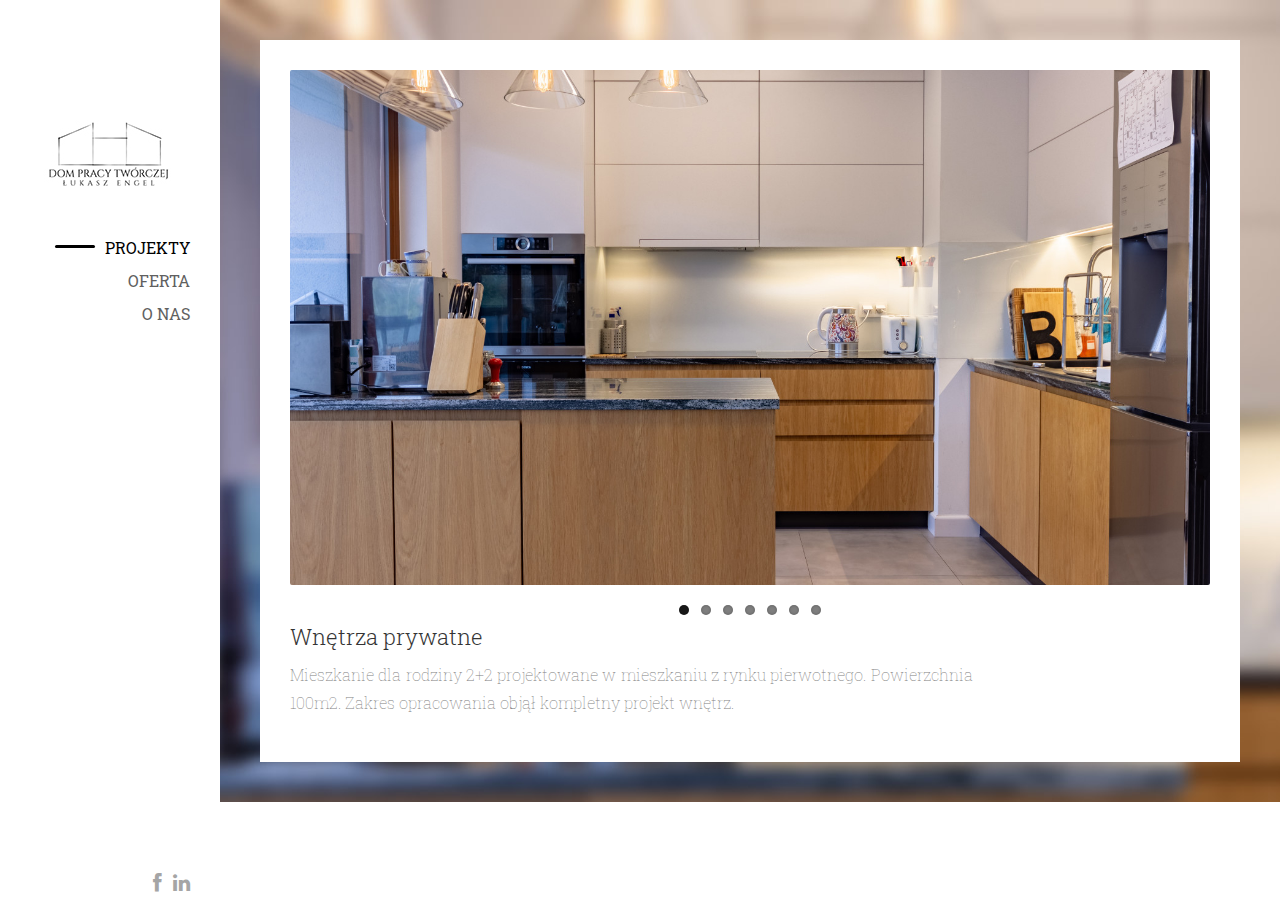
<file: szczesliwicka.html>
<!doctype html>


<html lang="en" class="no-js">
<head>
  <title>Dom Pracy Twórczej Łukasz Engel</title>

  <meta charset="utf-8">

  <meta http-equiv="X-UA-Compatible" content="IE=edge,chrome=1">
  <meta name="viewport" content="width=device-width, initial-scale=1, maximum-scale=1">

  <link href='http://fonts.googleapis.com/css?family=Roboto+Slab:400,300,100,700' rel='stylesheet' type='text/css'>

  <link rel="stylesheet" type="text/css" href="css/bootstrap.css" media="screen">
  <link rel="stylesheet" type="text/css" href="css/magnific-popup.css" media="screen">
  <link rel="stylesheet" type="text/css" href="css/font-awesome.css" media="screen">
  <link rel="stylesheet" type="text/css" href="css/flexslider.css" media="screen">
  <link rel="stylesheet" type="text/css" href="css/style.css" media="screen">
  <link rel="stylesheet" type="text/css" href="css/responsive.css" media="screen">

  <!-- Global site tag (gtag.js) - Google Analytics -->
  <script async src="https://www.googletagmanager.com/gtag/js?id=UA-128495264-1"></script>
  <script>
    window.dataLayer = window.dataLayer || [];
    function gtag(){dataLayer.push(arguments);}
    gtag('js', new Date());

    gtag('config', 'UA-128495264-1');
  </script>

</head>
<body>

<!-- Container -->
<div id="container">
  <!-- Header
      ================================================== -->
  <header>

    <div class="logo-box">
      <a class="logo" href="index.html"><img alt="" src="images/logo.jpg"></a>
    </div>

    <a class="elemadded responsive-link" href="#">Menu</a>

    <div class="menu-box">
      <ul class="menu">
        <li class="drop">
          <a class="active" href="index.html">
            <span>Projekty</span>
          </a>
          <ul class="dropdown">
            <li><a href="lublin_01.html">Lublin 01</a></li>
            <li><a href="torun.html">Torun</a></li>
            <li><a href="nowowiejska.html">Nowowiejska</a></li>
            <li><a href="lublin_02.html">Lublin 02</a></li>
            <li><a href="garwolin.html">Garwolin</a></li>
            <li><a href="obarowska.html">Obarowska</a></li>
            <li><a href="szczesliwicka.html">Szczesliwicka</a></li>
            <li><a href="warszawa_02.html">Biuro w Warszawie</a></li>
          </ul>
        </li>
        <!--                                    <li><a class="active" href="index.html"><span>Projekty</span></a></li>-->

        <li><a href="offer.html"><span>Oferta</span></a></li>

        <li><a href="about_us.html"><span>O nas</span></a></li>
      </ul>
    </div>
    <div class="header-foot">
      <div class="social-box">
        <ul class="social-icons">
          <li><a href="https://www.facebook.com/lukasz.engel.7" class="facebook"><i class="fa fa-facebook"></i></a></li>
          <li><a href="https://www.linkedin.com/in/dptlukaszengel/" class="linkedin" ><i class="fa fa-linkedin"></i></a></li>
        </ul>
      </div>
    </div>

  </header>
  <!-- End Header -->

  <!-- content
    ================================================== -->
  <div id="content">
    <div class="inner-content">
      <div class="single-page bg_szczesliwicka">
        <div class="single-project">
          <div class="container">
            <div class="single-project-gal">
              <div class="flexslider">
                <ul class="slides">

                  <li>
                    <img alt="" src="upload/Projekty/Szczesliwicka/slides/04.jpg" />
                  </li>

                  <li class="row_table">
                    <div class="column_3 ">
                      <img alt="" src="upload/Projekty/Szczesliwicka/slides/01.jpg" />
                    </div>
                    <div class="column_3 ">
                      <img alt="" src="upload/Projekty/Szczesliwicka/slides/02.jpg" />
                    </div>
                    <div class="column_3 ">
                      <img alt="" src="upload/Projekty/Szczesliwicka/slides/03.jpg" />
                    </div>
                  </li>

                  <li class="row_table">
                    <div class="column_3 ">
                      <img alt="" src="upload/Projekty/Szczesliwicka/slides/05.jpg" />
                    </div>
                    <div class="column_3 ">
                      <img alt="" src="upload/Projekty/Szczesliwicka/slides/06.jpg" />
                    </div>
                    <div class="column_3 ">
                      <img alt="" src="upload/Projekty/Szczesliwicka/slides/07.jpg" />
                    </div>
                  </li>

                  <li>
                    <img alt="" src="upload/Projekty/Szczesliwicka/slides/08.jpg" />
                  </li>


                  <li class="row_table">
                    <div class="column_3 ">
                      <img alt="" src="upload/Projekty/Szczesliwicka/slides/09.jpg" />
                    </div>
                    <div class="column_3 ">
                      <img alt="" src="upload/Projekty/Szczesliwicka/slides/10.jpg" />
                    </div>
                    <div class="column_3 ">
                      <img alt="" src="upload/Projekty/Szczesliwicka/slides/11.jpg" />
                    </div>
                  </li>

                  <li>
                    <img alt="" src="upload/Projekty/Szczesliwicka/slides/12.jpg" />
                  </li>

                  <li>
                    <img alt="" src="upload/Projekty/Szczesliwicka/slides/13.jpg" />
                  </li>

                </ul>
              </div>
            </div>
            <div class="row">
              <div class="col-md-9">
                <div class="single-content">
                  <h1>Wnętrza prywatne</h1>
                  <p>Mieszkanie dla rodziny 2+2 projektowane w mieszkaniu z rynku pierwotnego. Powierzchnia 100m2. Zakres opracowania objął kompletny projekt wnętrz.</p>
                </div>
              </div>
            </div>
          </div>
        </div>
      </div>
    </div>
  </div>
</div>

<!-- End content -->


<!-- End Container -->

<div class="preloader">
  <img alt="" src="images/preloader.gif">
</div>

<script type="text/javascript" src="js/jquery.min.js"></script>
<script type="text/javascript" src="js/jquery.migrate.js"></script>
<script type="text/javascript" src="js/jquery.flexslider.js"></script>
<script type="text/javascript" src="js/plugins-scroll.js"></script>
<script type="text/javascript" src="js/bootstrap.js"></script>
<script type="text/javascript" src="js/jquery.imagesloaded.min.js"></script>
<!--<script type="text/javascript" src="js/retina-1.1.0.min.js"></script>-->
<script type="text/javascript" src="js/script.js"></script>


</body>
</html>
</file>
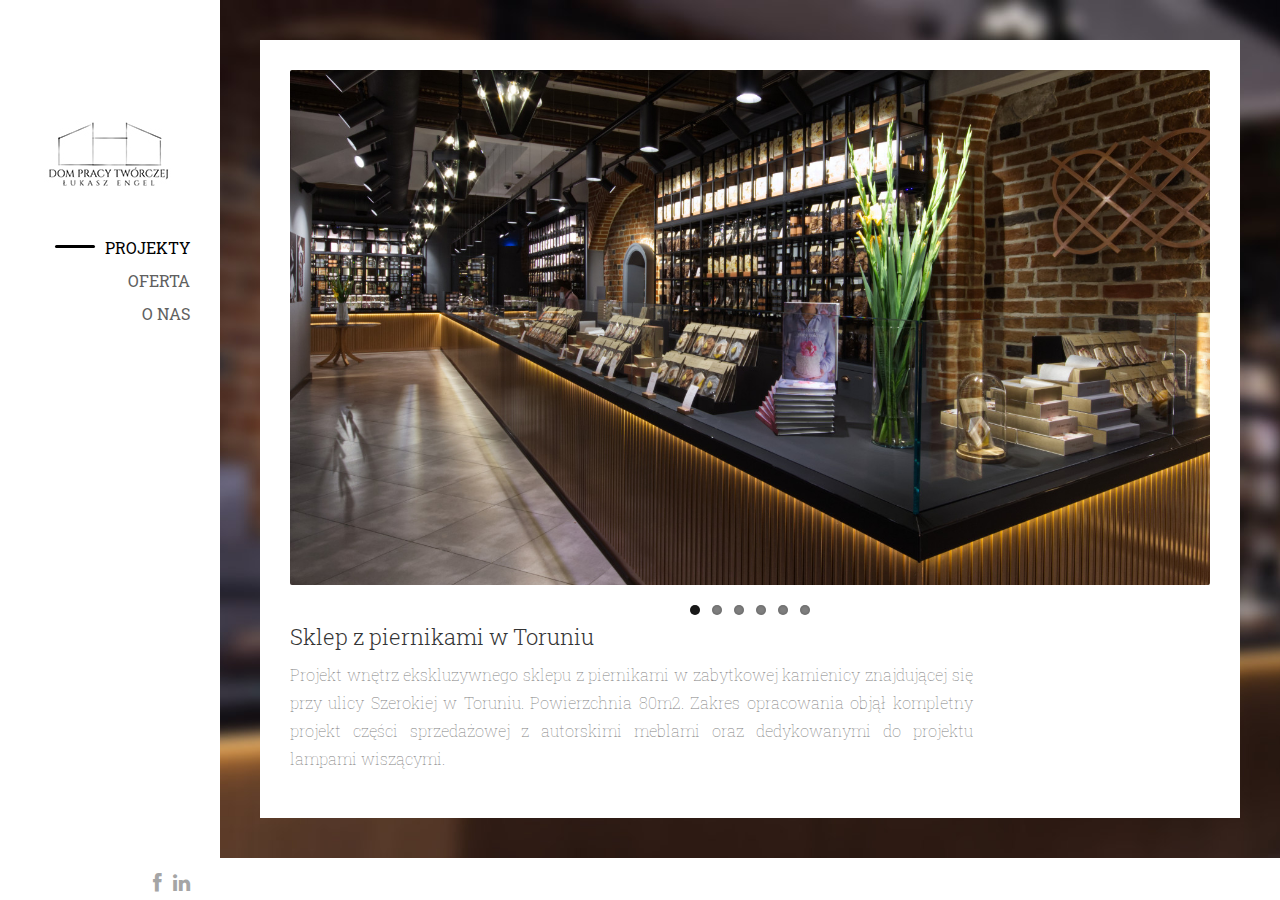
<file: torun.html>
<!doctype html>


<html lang="en" class="no-js">
<head>
  <title>Dom Pracy Twórczej Łukasz Engel</title>

  <meta charset="utf-8">

  <meta http-equiv="X-UA-Compatible" content="IE=edge,chrome=1">
  <meta name="viewport" content="width=device-width, initial-scale=1, maximum-scale=1">

  <link href='http://fonts.googleapis.com/css?family=Roboto+Slab:400,300,100,700' rel='stylesheet' type='text/css'>

  <link rel="stylesheet" type="text/css" href="css/bootstrap.css" media="screen">
  <link rel="stylesheet" type="text/css" href="css/magnific-popup.css" media="screen">
  <link rel="stylesheet" type="text/css" href="css/font-awesome.css" media="screen">
  <link rel="stylesheet" type="text/css" href="css/flexslider.css" media="screen">
  <link rel="stylesheet" type="text/css" href="css/style.css" media="screen">
  <link rel="stylesheet" type="text/css" href="css/responsive.css" media="screen">

  <!-- Global site tag (gtag.js) - Google Analytics -->
  <script async src="https://www.googletagmanager.com/gtag/js?id=UA-128495264-1"></script>
  <script>
    window.dataLayer = window.dataLayer || [];
    function gtag(){dataLayer.push(arguments);}
    gtag('js', new Date());

    gtag('config', 'UA-128495264-1');
  </script>

</head>
<body>

<!-- Container -->
<div id="container">
  <!-- Header
      ================================================== -->
  <header>

    <div class="logo-box">
      <a class="logo" href="index.html"><img alt="" src="images/logo.jpg"></a>
    </div>

    <a class="elemadded responsive-link" href="#">Menu</a>

    <div class="menu-box">
      <ul class="menu">
        <li class="drop">
          <a class="active" href="index.html">
            <span>Projekty</span>
          </a>
          <ul class="dropdown">
            <li><a href="lublin_01.html">Lublin 01</a></li>
            <li><a href="torun.html">Torun</a></li>
            <li><a href="nowowiejska.html">Nowowiejska</a></li>
            <li><a href="lublin_02.html">Lublin 02</a></li>
            <li><a href="garwolin.html">Garwolin</a></li>
            <li><a href="obarowska.html">Obarowska</a></li>
            <li><a href="szczesliwicka.html">Szczesliwicka</a></li>
            <li><a href="warszawa_02.html">Biuro w Warszawie</a></li>
          </ul>
        </li>
        <!--                                    <li><a class="active" href="index.html"><span>Projekty</span></a></li>-->

        <li><a href="offer.html"><span>Oferta</span></a></li>

        <li><a href="about_us.html"><span>O nas</span></a></li>
      </ul>
    </div>
    <div class="header-foot">
      <div class="social-box">
        <ul class="social-icons">
          <li><a href="https://www.facebook.com/lukasz.engel.7" class="facebook"><i class="fa fa-facebook"></i></a></li>
          <li><a href="https://www.linkedin.com/in/dptlukaszengel/" class="linkedin" ><i class="fa fa-linkedin"></i></a></li>
        </ul>
      </div>
    </div>

  </header>
  <!-- End Header -->

  <!-- content
    ================================================== -->
  <div id="content">
    <div class="inner-content">
      <div class="single-page bg_torun">
        <div class="single-project">
          <div class="container">
            <div class="single-project-gal">
              <div class="flexslider">
                <ul class="slides">
                  <li>
                    <img alt="" src="upload/Projekty/Torun/slides/01.jpg" />
                  </li>

                  <li>
                    <img alt="" src="upload/Projekty/Torun/slides/02.jpg" />
                  </li>


                  <li class="row_table">
                    <div class="column_3 ">
                      <img alt="" src="upload/Projekty/Torun/slides/03.jpg" />
                    </div>
                    <div class="column_3 ">
                      <img alt="" src="upload/Projekty/Torun/slides/04.jpg" />
                    </div>
                    <div class="column_3 ">
                      <img alt="" src="upload/Projekty/Torun/slides/05.jpg" />
                    </div>
                  </li>

                  <li>
                    <img alt="" src="upload/Projekty/Torun/slides/06.jpg" />
                  </li>

                  <li class="row_table">
                    <div class="column_3 ">
                      <img alt="" src="upload/Projekty/Torun/slides/07.jpg" />
                    </div>
                    <div class="column_3 ">
                      <img alt="" src="upload/Projekty/Torun/slides/08.jpg" />
                    </div>
                    <div class="column_3 ">
                      <img alt="" src="upload/Projekty/Torun/slides/09.jpg" />
                    </div>
                  </li>

                  <li class="row_table">
                    <div class="column_3 ">
                      <img alt="" src="upload/Projekty/Torun/slides/10.jpg" />
                    </div>
                    <div class="column_3 ">
                      <img alt="" src="upload/Projekty/Torun/slides/11.jpg" />
                    </div>
                    <div class="column_3 ">
                      <img alt="" src="upload/Projekty/Torun/slides/12.jpg" />
                    </div>
                  </li>

                </ul>
              </div>
            </div>
            <div class="row">
              <div class="col-md-9">
                <div class="single-content">
                  <h1>Sklep z piernikami w Toruniu</h1>
                  <p>Projekt wnętrz ekskluzywnego sklepu z piernikami w zabytkowej kamienicy znajdującej się przy ulicy Szerokiej w Toruniu. Powierzchnia 80m2. Zakres opracowania objął kompletny projekt części sprzedażowej z autorskimi meblami oraz dedykowanymi do projektu lampami wiszącymi.</p>
                </div>
              </div>
            </div>
          </div>
        </div>
      </div>
    </div>
  </div>
</div>

<!-- End content -->


<!-- End Container -->

<div class="preloader">
  <img alt="" src="images/preloader.gif">
</div>

<script type="text/javascript" src="js/jquery.min.js"></script>
<script type="text/javascript" src="js/jquery.migrate.js"></script>
<script type="text/javascript" src="js/jquery.flexslider.js"></script>
<script type="text/javascript" src="js/plugins-scroll.js"></script>
<script type="text/javascript" src="js/bootstrap.js"></script>
<script type="text/javascript" src="js/jquery.imagesloaded.min.js"></script>
<!--<script type="text/javascript" src="js/retina-1.1.0.min.js"></script>-->
<script type="text/javascript" src="js/script.js"></script>


</body>
</html>
</file>
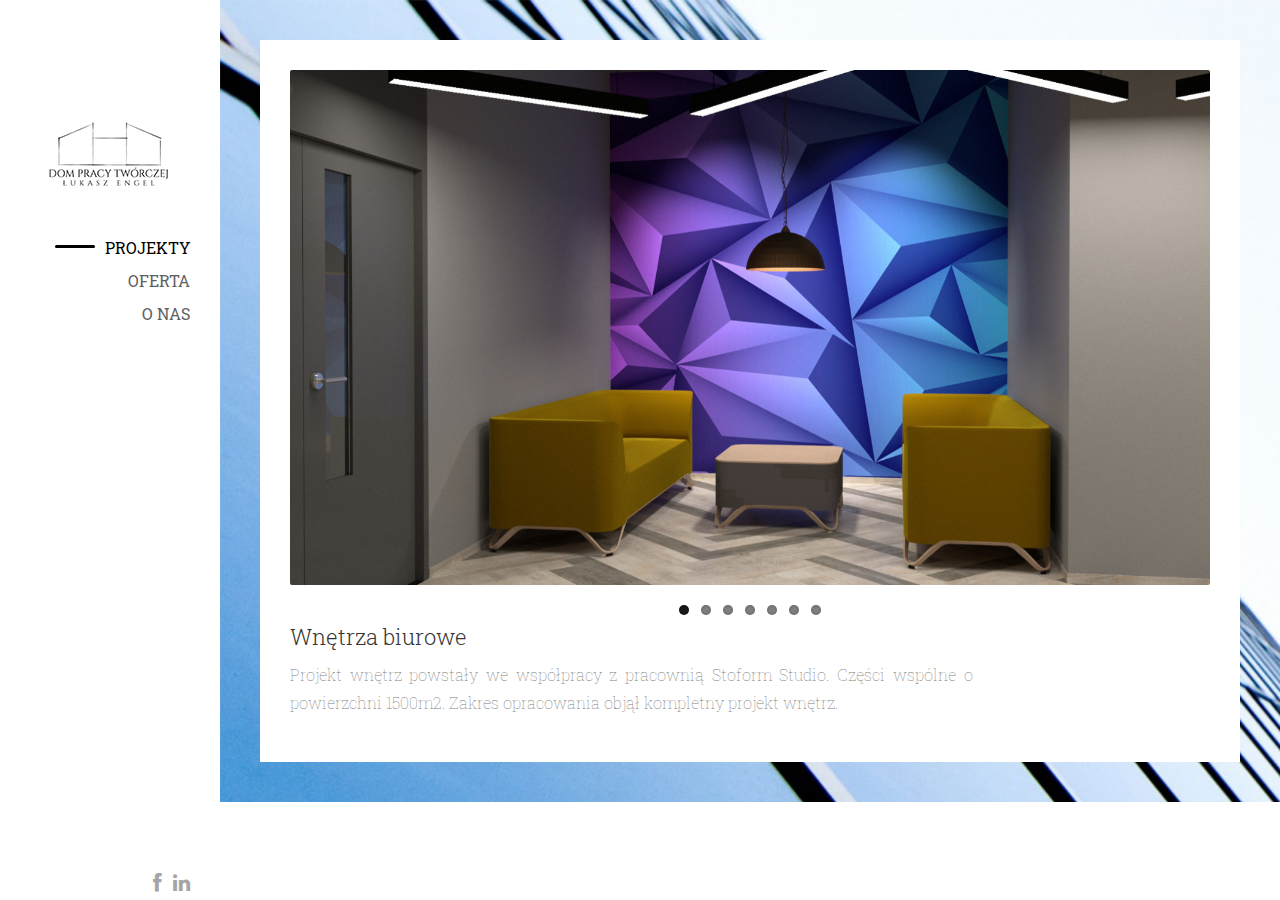
<file: warszawa_02.html>
<!doctype html>


<html lang="en" class="no-js">
<head>
    <title>Dom Pracy Twórczej Łukasz Engel</title>

    <meta charset="utf-8">

    <meta http-equiv="X-UA-Compatible" content="IE=edge,chrome=1">
    <meta name="viewport" content="width=device-width, initial-scale=1, maximum-scale=1">

    <link href='http://fonts.googleapis.com/css?family=Roboto+Slab:400,300,100,700' rel='stylesheet' type='text/css'>

    <link rel="stylesheet" type="text/css" href="css/bootstrap.css" media="screen">
    <link rel="stylesheet" type="text/css" href="css/magnific-popup.css" media="screen">
    <link rel="stylesheet" type="text/css" href="css/font-awesome.css" media="screen">
    <link rel="stylesheet" type="text/css" href="css/flexslider.css" media="screen">
    <link rel="stylesheet" type="text/css" href="css/style.css" media="screen">
    <link rel="stylesheet" type="text/css" href="css/responsive.css" media="screen">

    <!-- Global site tag (gtag.js) - Google Analytics -->
    <script async src="https://www.googletagmanager.com/gtag/js?id=UA-128495264-1"></script>
    <script>
      window.dataLayer = window.dataLayer || [];
      function gtag(){dataLayer.push(arguments);}
      gtag('js', new Date());

      gtag('config', 'UA-128495264-1');
    </script>

</head>
<body>

<!-- Container -->
<div id="container">
    <!-- Header
        ================================================== -->
    <header>

        <div class="logo-box">
            <a class="logo" href="index.html"><img alt="" src="images/logo.jpg"></a>
        </div>

        <a class="elemadded responsive-link" href="#">Menu</a>

        <div class="menu-box">
            <ul class="menu">
                <li class="drop">
                    <a class="active" href="index.html">
                        <span>Projekty</span>
                    </a>
                    <ul class="dropdown">
                        <li><a href="lublin_01.html">Lublin 01</a></li>
                        <li><a href="torun.html">Torun</a></li>
                        <li><a href="nowowiejska.html">Nowowiejska</a></li>
                        <li><a href="lublin_02.html">Lublin 02</a></li>
                        <li><a href="garwolin.html">Garwolin</a></li>
                        <li><a href="obarowska.html">Obarowska</a></li>
                        <li><a href="szczesliwicka.html">Szczesliwicka</a></li>
                        <li><a href="warszawa_02.html">Biuro w Warszawie</a></li>
                    </ul>
                </li>
                <!--                                    <li><a class="active" href="index.html"><span>Projekty</span></a></li>-->

                <li><a href="offer.html"><span>Oferta</span></a></li>

                <li><a href="about_us.html"><span>O nas</span></a></li>
            </ul>
        </div>
        <div class="header-foot">
            <div class="social-box">
                <ul class="social-icons">
                    <li><a href="https://www.facebook.com/lukasz.engel.7" class="facebook"><i class="fa fa-facebook"></i></a></li>
                    <li><a href="https://www.linkedin.com/in/dptlukaszengel/" class="linkedin" ><i class="fa fa-linkedin"></i></a></li>
                </ul>
            </div>
        </div>

    </header>
    <!-- End Header -->

    <!-- content
      ================================================== -->
    <div id="content">
        <div class="inner-content">
            <div class="single-page bg_warszawa_02">
                <div class="single-project">
                    <div class="container">
                        <div class="single-project-gal">
                            <div class="flexslider">
                                <ul class="slides">

                                    <li>
                                        <img alt="" src="upload/Projekty/Warszawa_02/slides/11.jpg" />
                                    </li>

                                    <li class="row_table">
                                        <div class="column_3 ">
                                            <img alt="" src="upload/Projekty/Warszawa_02/slides/01.jpg" />
                                        </div>
                                        <div class="column_3 ">
                                            <img alt="" src="upload/Projekty/Warszawa_02/slides/02.jpg" />
                                        </div>
                                        <div class="column_3 ">
                                            <img alt="" src="upload/Projekty/Warszawa_02/slides/03.jpg" />
                                        </div>
                                    </li>

                                    <li class="row_table">
                                        <div class="column_3 ">
                                            <img alt="" src="upload/Projekty/Warszawa_02/slides/04.jpg" />
                                        </div>
                                        <div class="column_3 ">
                                            <img alt="" src="upload/Projekty/Warszawa_02/slides/05.jpg" />
                                        </div>
                                        <div class="column_3 ">
                                            <img alt="" src="upload/Projekty/Warszawa_02/slides/06.jpg" />
                                        </div>
                                    </li>

                                    <li>
                                        <img alt="" src="upload/Projekty/Warszawa_02/slides/07.jpg" />
                                    </li>

                                    <li>
                                        <img alt="" src="upload/Projekty/Warszawa_02/slides/08.jpg" />
                                    </li>

                                    <li>
                                        <img alt="" src="upload/Projekty/Warszawa_02/slides/09.jpg" />
                                    </li>

                                    <li>
                                        <img alt="" src="upload/Projekty/Warszawa_02/slides/10.jpg" />
                                    </li>

                                </ul>
                            </div>
                        </div>
                        <div class="row">
                            <div class="col-md-9">
                                <div class="single-content">
                                    <h1>Wnętrza biurowe</h1>
                                    <p>Projekt wnętrz powstały we współpracy z pracownią Stoform Studio. Części wspólne o powierzchni 1500m2. Zakres opracowania objął kompletny projekt wnętrz.</p>
                                </div>
                            </div>
                        </div>
                    </div>
                </div>
            </div>
        </div>
    </div>
</div>

<!-- End content -->


<!-- End Container -->

<div class="preloader">
    <img alt="" src="images/preloader.gif">
</div>

<script type="text/javascript" src="js/jquery.min.js"></script>
<script type="text/javascript" src="js/jquery.migrate.js"></script>
<script type="text/javascript" src="js/jquery.flexslider.js"></script>
<script type="text/javascript" src="js/plugins-scroll.js"></script>
<script type="text/javascript" src="js/bootstrap.js"></script>
<script type="text/javascript" src="js/jquery.imagesloaded.min.js"></script>
<!--<script type="text/javascript" src="js/retina-1.1.0.min.js"></script>-->
<script type="text/javascript" src="js/script.js"></script>


</body>
</html>
</file>
<file: css/style.css>
/*-------------------------------------------------
 =  Table of Css

 1.Fonts                              
 2.Isotope filtering                            
 3.Header                          
 4.General code                   
 5.content                              
 6.home 2, home 3, home 4, home5                             
 7.home6                             
 8.blog page      
 9.blog masonry, blog 3                               
 10.Error page      
 11.Single project page                           
 12.single post                              
 13.Services page                           
 14.About pages                         
 15.Contact page

-------------------------------------------------*/


/*-------------------------------------------------*/
/* =  Fonts
/*-------------------------------------------------*/
@font-face { 
    font-family: 'lato-bol-webfont';
    src: url('fonts/lato-bol-webfont.eot');
    src: url('fonts/lato-bol-webfont.eot?#iefix') format('embedded-opentype'),
         url('fonts/lato-bol-webfont.woff') format('woff'),
         url('fonts/lato-bol-webfont.ttf') format('truetype'),
         url('fonts/lato-bol-webfont.svg#webfont') format('svg');
}

@font-face { 
    font-family: 'lato-lig-webfont';
    src: url('fonts/lato-lig-webfont.eot');
    src: url('fonts/lato-lig-webfont.eot?#iefix') format('embedded-opentype'),
         url('fonts/lato-lig-webfont.woff') format('woff'),
         url('fonts/lato-lig-webfont.ttf') format('truetype'),
         url('fonts/lato-lig-webfont.svg#webfont') format('svg');
}

@font-face { 
    font-family: 'lato-reg-webfont';
    src: url('fonts/lato-reg-webfont.eot');
    src: url('fonts/lato-reg-webfont.eot?#iefix') format('embedded-opentype'),
         url('fonts/lato-reg-webfont.woff') format('woff'),
         url('fonts/lato-reg-webfont.ttf') format('truetype'),
         url('fonts/lato-reg-webfont.svg#webfont') format('svg');
}


/*-------------------------------------------------------*/
/* Isotope filtering
/*-------------------------------------------------------*/
.isotope-item {
    z-index: 2;
}
.isotope-hidden.isotope-item {
    pointer-events: none;
    z-index: 1;
}
.isotope, .isotope .isotope-item {/* change duration value to whatever you like */
    -webkit-transition-duration: 0.8s;
    -moz-transition-duration: 0.8s;
    transition-duration: 0.8s;
}
.isotope {
    -webkit-transition-property: height, width;
    -moz-transition-property: height, width;
    transition-property: height, width;
}
.isotope .isotope-item {
    -webkit-transition-property: -webkit-transform, opacity;
    -moz-transition-property:-moz-transform, opacity;
    transition-property:transform, opacity;
}


/*-------------------------------------------------*/
/* =  Header
/*-------------------------------------------------*/

header {
    display: block;
    width: 220px;
    float: left;
    background: #fff;
    text-align: right;
    /*z-index: 4;*/
    position: relative;
    height: 100%;
}

header:after {
    position: absolute;
    content: '';
    width: 10px;
    height: 100%;
    top: 0;
    right: -10px;
    background: rgba(255,255,255,0.6);
}

.logo-box {
    padding-top: 120px;
    position: relative;
    display: flex;
    justify-content: center;
    align-items: center;
}

a.logo {
    display: inline-block;
}



.menu-box {
    margin-top: 50px;
    /*margin-bottom: 300px;*/
}

ul.menu > li {
    list-style: none;
    margin-bottom: 10px;
    position: relative;
}

ul.menu > li > a {
    position: relative;
    display: inline-block;
    padding-right: 30px;
    color: #606060;
    font-size: 16px;
    font-family: 'Roboto Slab', serif;
    text-transform: uppercase;
    text-decoration: none;
    transition: all 0.17s ease-in-out;
    -moz-transition: all 0.17s ease-in-out;
    -webkit-transition: all 0.17s ease-in-out;
    -o-transition: all 0.17s ease-in-out;
}

ul.menu > li > a span {
    position: relative;
    z-index: 2;
}

ul.menu > li > a:after {
    position: absolute;
    content: '';
    top: 8px;
    left: -50px;
    height: 3px;
    width: 0;
    border-radius: 2px;
    -webkit-border-radius: 2px;
    -moz-border-radius: 2px;
    -o-border-radius: 2px;
    background: #000;
    z-index: 0;
    transition: all 0.3s ease-in-out;
    -moz-transition: all 0.3s ease-in-out;
    -webkit-transition: all 0.3s ease-in-out;
    -o-transition: all 0.3s ease-in-out;
}

ul.menu > li > a:hover:after,
ul.menu > li > a.active:after {
    width: 40px;
}

ul.menu > li > a:hover,
ul.menu > li > a.active {
    color: #000;
}

ul.menu > li.drop {
    position: relative;
}

ul.dropdown {
    position: absolute;
    z-index: 2;
    top: 0 !important;
    left: 100%;
    width: 180px;
    display: block;
    visibility: hidden \0/;
    opacity: 0\0/;
    transition: all 0.17s linear;
    -moz-transition: all 0.17s linear;
    -webkit-transition: all 0.17s linear;
    -o-transition: all 0.17s linear;
    -webkit-backface-visibility: hidden;
    -moz-backface-visibility: hidden;
    -o-backface-visibility: hidden;
    -ms-backface-visibility: hidden;
    backface-visibility: hidden;
    -webkit-transform-origin: 0 0;
    -moz-transform-origin: 0 0;
    -ms-transform-origin: 0 0;
    -o-transform-origin: 0 0;
    transform-origin: 0 0;
    -webkit-transform: rotateY(-90deg);
    -moz-transform: rotateY(-90deg);
    -ms-transform: rotateY(-90deg);
    -o-transform: rotateY(-90deg);
    transform: rotateY(-90deg);
    transition: all 0.25s ease-in-out;
    -moz-transition: all 0.25s ease-in-out;
    -webkit-transition: all 0.25s ease-in-out;
    -o-transition: all 0.25s ease-in-out;
}

li.drop:hover > ul.dropdown {
    visibility: visible;
    opacity: 1;
    -webkit-transform: rotateY(0deg);
      -moz-transform: rotateY(0deg);
      -ms-transform: rotateY(0deg);
      -o-transform: rotateY(0deg);
      transform: rotateY(0deg);
    visibility: hidden \1/;
    opacity: 0\1/;
}

ul.dropdown li a {
    display: block;
    padding: 7px 25px;
    color: #696969;
    font-size: 16px;
    font-family: 'Roboto Slab', serif;
    text-transform: uppercase;
    font-weight: 300;
    background: transparent;
    text-decoration: none;
    text-align: left;
    background: #fff;
    border-bottom: 1px solid transparent;
    line-height: 20px;
    transition: all 0.17s ease-in-out;
    -moz-transition: all 0.17s ease-in-out;
    -webkit-transition: all 0.17s ease-in-out;
    -o-transition: all 0.17s ease-in-out;
}

ul.dropdown li:first-child a {
    padding-top: 10px;
}

ul.dropdown li:last-child a {
    padding-bottom: 10px;
}

ul.dropdown li a:hover {
    background: #ebebeb;
    color: #343434;
    border-bottom: 1px solid #343434;
}

ul.social-icons {
    /*padding-bottom: 10px;*/
    /*margin: 0 0 30px;*/
}

ul.social-icons li {
    list-style: none;
    display: inline-block;
    margin-left: 7px;
}

ul.social-icons li:first-child {
    margin-left: 0px;
}

ul.social-icons li a {
    display: inline-block;
}

ul.social-icons li a i {
    color: #a5a5a5;
    font-size: 20px;
    transition: all 0.17s ease-in-out;
    -moz-transition: all 0.17s ease-in-out;
    -webkit-transition: all 0.17s ease-in-out;
    -o-transition: all 0.17s ease-in-out;
}

ul.social-icons li a:hover i {
    color: #606060;
}

.copyright-box p {
    color: #a5a5a5;
    font-size: 12px;
    font-family: 'Roboto Slab', serif;
    font-weight: 300;
    line-height: 19px;
    margin: 0;
}

.copyright-box p a {
    color: #a5a5a5;
    font-weight: 700;
}

.header-foot {
    /*position: relative;*/
    position: absolute;
    padding: 0px 30px;
    /*padding-bottom: 20px;*/
    width: 100%;
}

a.elemadded {
    display: none;
    color: #a0abae;
    font-size: 14px;
    font-family: 'Roboto Slab', serif;
    font-weight: 700;
    text-transform: uppercase;
    padding: 14px 40px;
    background: #27292b;
    text-decoration: none;
    border-bottom: 1px solid rgba(0,0,0,0.1);
    transition: all 0.17s ease-in-out;
    -moz-transition: all 0.17s ease-in-out;
    -webkit-transition: all 0.17s ease-in-out;
    -o-transition: all 0.17s ease-in-out;
}
/*-------------------------------------------------*/
/* =  General code
/*-------------------------------------------------*/

html{
    height:100%;
}

body {
    background: #fff;
    height: 100%;
    opacity: 0;
}

body.active {
    opacity: 1;
}

#container {
    height: 100%;
    opacity: 0;
    transition: all 0.17s ease-in-out;
    -moz-transition: all 0.17s ease-in-out;
    -webkit-transition: all 0.17s ease-in-out;
    -o-transition: all 0.17s ease-in-out;
}

#container.active {
    opacity: 1;
}

ul {
    padding: 0;
    margin: 0;
}

ul li {
    list-style: none;
}

.preloader {
    position: fixed;
    top: 50%;
    left: 50%;
    width: 110px;
    height: 114px;
    margin-top: -57px;
    margin-left: -55px;
    -webkit-backface-visibility: hidden;
    transition: all 0.17s ease-in-out;
    -moz-transition: all 0.17s ease-in-out;
    -webkit-transition: all 0.17s ease-in-out;
    -o-transition: all 0.17s ease-in-out;
}

.preloader img {
    -webkit-backface-visibility: hidden;
}

.container {
    max-width: 100% !important;
    overflow: hidden;
}

/*-------------------------------------------------*/
/* =  content
/*-------------------------------------------------*/

/* Content margin-left powinien miec taka wartosc jak ma szerokosc header/footer */
#content {
    position: relative;
    margin-left: 220px;
    height: 100%;
    transition: all 0.17s ease-in-out;
    -moz-transition: all 0.17s ease-in-out;
    -webkit-transition: all 0.17s ease-in-out;
    -o-transition: all 0.17s ease-in-out;
}

#content.full-width-added {
    padding-left: 60px;
}

.project-post {
    width: 24.98%;
    margin: 0;
    overflow: hidden;
}

.project-post img {
    /*width: 100%;*/
    /*height: 50%;*/
    height: 100vh;
    -webkit-filter: grayscale(100%);
    -moz-filter: grayscale(100%);
    -ms-filter: grayscale(100%);
    -o-filter: grayscale(100%);
    filter: grayscale(100%);
    transition: all 0.17s ease-in-out;
    -moz-transition: all 0.17s ease-in-out;
    -webkit-transition: all 0.17s ease-in-out;
    -o-transition: all 0.17s ease-in-out;
}

.project-post:hover img {
    width: 100%;
    -webkit-filter: grayscale(0);
    -moz-filter: grayscale(0);
    -ms-filter: grayscale(0);
    -o-filter: grayscale(0);
    filter: grayscale(0);
}

.project-post .hover-box {
    position: absolute;
    width: 100%;
    height: auto;
    padding: 30px;
    background: rgba(96,96,96,0.97);
    text-align: right;
    bottom: -100%;
    left: 0;
    overflow: hidden;
    transition: all 0.45s ease-in-out;
    -moz-transition: all 0.45s ease-in-out;
    -webkit-transition: all 0.45s ease-in-out;
    -o-transition: all 0.45s ease-in-out;
}

.project-post:hover .hover-box {
    bottom: 0;
}

.hover-content {
    z-index: 2;
}

.hover-content h2 {
    color: #fff;
    font-size: 18px;
    font-family: 'Roboto Slab', serif;
    text-transform: uppercase;
    line-height: 25px;
    margin: 0 0 2px;
    position: relative;
    -webkit-backface-visibility: hidden;
}

.hover-content p {
    color: #fff;
    font-size: 14px;
    font-family: 'Roboto Slab', serif;
    font-weight: 100;
    margin: 0;
    -webkit-backface-visibility: hidden;
}

.hover-box .hover-content a {
    display: inline-block;
    width: 25px;
    height: 25px;
    background: #fff url('../images/plus.png') center center no-repeat;
    text-decoration: none;
    margin-bottom: 12px;
    transition: all 0.2s ease-in-out;
    -moz-transition: all 0.2s ease-in-out;
    -webkit-transition: all 0.2s ease-in-out;
    -o-transition: all 0.2s ease-in-out;
}

.hover-box .hover-content a:hover {
    transform: scale(1.17);
    -webkit-transform: scale(1.17);
    -moz-transform: scale(1.17);
    -o-transform: scale(1.17);
    -ms-transform: scale(1.17);
}

.portfolio-box.five-col .project-post {
    width: 19.98%;
}

.portfolio-box.five-col .project-post .hover-box {
    text-align: center;
}

a.load-more-button {
    position: absolute;
    z-index: 2;
    right: 30px;
    bottom: 30px;
    display: inline-block;
    padding: 19px 50px;
    background: #fff;
    color: #000;
    font-size: 18px;
    font-family: 'Roboto Slab', serif;
    font-weight: 700;
    text-decoration: none;
    transition: all 0.2s ease-in-out;
    -moz-transition: all 0.2s ease-in-out;
    -webkit-transition: all 0.2s ease-in-out;
    -o-transition: all 0.2s ease-in-out;
}

a.load-more-button:hover {
    opacity: 0.7;
}

/*-------------------------------------------------*/
/* =  home 2, home 3, home 4, home5
/*-------------------------------------------------*/

.owl-controls {
    position: absolute;
    top: 50%;
    left: 0;
    margin: 0 !important;
    z-index: 9999;
    width: 100%;
    height: 0;
}

.owl-pagination {
    display: none;
}

/* Przyciski carouseli na ekranie home */
.owl-theme .owl-controls .owl-buttons div {
    color: #FFF;
    display: inline-block;
    position: relative;
    zoom: 1;
    margin: 0px;
    font-size: 30px;
    border-radius: 0;
    -o-border-radius: 0;
    -webkit-border-radius: 0;
    -moz-border-radius: 0;
    background: rgba(47,49,51,0.4);
    border: 1px solid #bbbbb9;
    opacity: 1;
    padding: 0;
    width: 48px;
    height: 48px;
    transition: all 0.17s ease-in-out;
    -moz-transition: all 0.17s ease-in-out;
    -webkit-transition: all 0.17s ease-in-out;
    -o-transition: all 0.17s ease-in-out;
}

.owl-theme .owl-controls {
    margin: 0;
}

.owl-theme .owl-controls .owl-buttons div:hover {
    opacity: 0.4;
}

.owl-theme .owl-controls .owl-buttons div:before {
    font-family: 'FontAwesome';
    position: absolute;
    font-size: 20px;
    color: #fff;
    width: 100%;
    left: 0;
    text-align: center;
    line-height: 48px;
}

.owl-theme .owl-controls .owl-buttons div.owl-prev {
    float: left;
    margin-left: 40px;
}

.owl-theme .owl-controls .owl-buttons div.owl-next {
    float: right;
    margin-right: 40px;
}

.owl-theme .owl-controls .owl-buttons div.owl-prev:before {
    content: "\f177";
}

.owl-theme .owl-controls .owl-buttons div.owl-next:before {
    content: "\f178";
}

.owl-theme .owl-controls .owl-buttons div.owl-prev:after {
    /*content: "poprzedni";*/
    position: absolute;
    top: 6px;
    right: -110px;
    padding: 8px 15px;
    color: #fff;
    font-size: 16px;
    font-family: 'Roboto Slab', serif;
    font-weight: 300;
    line-height: 20px;
    background: rgba(255,255,255,0.35);
    border-radius: 5px;
    -o-border-radius: 5px;
    -webkit-border-radius: 5px;
    -moz-border-radius: 5px;
    transition: all 0.17s ease-in-out;
    -moz-transition: all 0.17s ease-in-out;
    -webkit-transition: all 0.17s ease-in-out;
    -o-transition: all 0.17s ease-in-out;
    opacity: 0;
}

.owl-theme .owl-controls .owl-buttons div.owl-next:after {
    /*content: "następny";*/
    position: absolute;
    top: 6px;
    left: -106px;
    padding: 8px 15px;
    color: #fff;
    font-size: 16px;
    font-family: 'Roboto Slab', serif;
    font-weight: 300;
    line-height: 20px;
    background: rgba(255,255,255,0.35);
    border-radius: 5px;
    -o-border-radius: 5px;
    -webkit-border-radius: 5px;
    -moz-border-radius: 5px;
    transition: all 0.17s ease-in-out;
    -moz-transition: all 0.17s ease-in-out;
    -webkit-transition: all 0.17s ease-in-out;
    -o-transition: all 0.17s ease-in-out;
    opacity: 0;
}

.owl-theme .owl-controls .owl-buttons div.owl-prev:hover:after {
    opacity: 1;
}

.owl-theme .owl-controls .owl-buttons div.owl-next:hover:after {
    opacity: 1;
}

.owl-buttons {
    margin-top: -45px;
}

.project-post.item {
    width: 100%;
}

.project-post.item img {
    width: 100%;
    /*max-height: 500px;*/
    /*height: auto;*/
}

.second-style .project-post {
    transform:skewX(10deg);
    -webkit-transform:skewX(10deg);
    -moz-transform:skewX(10deg);
    -o-transform:skewX(10deg);
}

.second-style .project-post .hover-content {
    transform:skewX(-10deg);
    -webkit-transform:skewX(-10deg);
    -moz-transform:skewX(-10deg);
    -o-transform:skewX(-10deg);
    text-align: left;
}

#owl-demo2 .project-post {
    width: 100%;
    position: relative;
}

/*-------------------------------------------------*/
/* =  home 6
/*-------------------------------------------------*/

#slider {
    position: relative;
}

#slider .flexcaption {
    position: absolute;
    width: 100%;
    top: 20%;
    text-align: center;
}

#slider .flexcaption.center {
    top: 50%;
    margin-top: -75px;
}

#slider .flexcaption h1 {
    position: relative;
    color: #191818;
    font-size: 60px;
    font-family: 'Roboto Slab', serif;
    font-weight: 700;
    padding-bottom: 20px;
    margin: 0 0 15px;
}

#slider .flexcaption h1:after {
    position: absolute;
    content: '';
    width: 100px;
    height: 2px;
    background: #191818;
    bottom: 0;
    left: 50%;
    margin-left: -50px;
}

#slider .flexcaption p {
    color: #1a1a1a;
    font-size: 40px;
    font-family: 'Roboto Slab', serif;
    font-weight: 300;
    margin: 0;
}

#slider .center-button {
    position: absolute;
    width: 100%;
    bottom: 90px;
    text-align: center;
}

#slider .center-button a {
    display: inline-block;
    color: #343434;
    font-size: 18px;
    font-family: 'Roboto Slab', serif;
    font-weight: 700;
    padding: 20px 35px;
    text-decoration: none;
    background: #fff;
    transition: all 0.17s ease-in-out;
    -moz-transition: all 0.17s ease-in-out;
    -webkit-transition: all 0.17s ease-in-out;
    -o-transition: all 0.17s ease-in-out;
}

#slider .center-button a:hover {
    opacity: 0.7;
}

#slider .flexslider {
    width: 100%;
    height: 100%;
    margin: 0 !important;
}

#slider .flexslider .flex-direction-nav {
    display: none;
}

#slider .flexslider .slides {
    width: 100% !important;
    height: 100% !important;
    /*height: 500px;*/
    /*width: auto;*/
}

#slider .flexslider .slides li {
    width: 100% !important;
    height: 100% !important;
    /*height: 500px;*/
    /*width: auto;*/
}

#slider .flexslider .slides li img {
    width: 100% !important;
    min-height: 100%;
    /*height: 500px;*/
    /*width: auto;*/
}

/*-------------------------------------------------*/
/* =  blog-page
/*-------------------------------------------------*/

.blog-post {
    width: 24.98%;
}

.blog-post img {
    width: 100%;
    -webkit-filter: grayscale(100%);
    -moz-filter: grayscale(100%);
    -ms-filter: grayscale(100%);
    -o-filter: grayscale(100%);
    filter: grayscale(100%);
    transition: all 0.17s ease-in-out;
    -moz-transition: all 0.17s ease-in-out;
    -webkit-transition: all 0.17s ease-in-out;
    -o-transition: all 0.17s ease-in-out;
}

.blog-post:hover img {
    width: 100%;
    -webkit-filter: grayscale(0);
    -moz-filter: grayscale(0);
    -ms-filter: grayscale(0);
    -o-filter: grayscale(0);
    filter: grayscale(0);
}

.blog-post .hover-blog {
    position: absolute;
    width: 100%;
    height: auto;
    padding: 30px;
    background: rgba(255,255,255,0.95);
    text-align: left;
    bottom: 0;
    left: 0;
    opacity: 0;
    transform: rotateX(90deg);
    -webkit-transform: rotateX(90deg);
    -moz-transform: rotateX(90deg);
    -o-transform: rotateX(90deg);
    -webkit-transition: all 0.27s ease-in-out;
    -moz-transition: all 0.27s ease-in-out;
    -webkit-transition: all 0.27s ease-in-out;
    -o-transition: all 0.27s ease-in-out;
}

.blog-post:hover .hover-blog {
    bottom: 0;
    opacity: 1;
    transform: rotateX(0deg);
    -webkit-transform: rotateX(0deg);
    -moz-transform: rotateX(0deg);
    -o-transform: rotateX(0deg);
}

.blog-post a.post-type {
    position: absolute;
    top: -55px;
    right: 20px;
    width: 35px;
    height: 35px;
    background: #ffffff;
    text-decoration: none;
    text-align: center;
    transition: all 0.2s ease-in-out;
    -moz-transition: all 0.2s ease-in-out;
    -webkit-transition: all 0.2s ease-in-out;
    -o-transition: all 0.2s ease-in-out;
}

.blog-post a.post-type:hover {
    opacity: 0.7;
}

.blog-post a.post-type i {
    color: #606060;
    font-size: 16px;
    line-height: 35px;
}

.hover-blog .hover-content h2 {
    color: #606060;
}

.hover-blog .hover-content .post-head {
    position: relative;
    padding-bottom: 15px;
    margin-bottom: 15px;
}

.hover-blog .hover-content .post-head:after {
    position: absolute;
    content: '';
    width: 45px;
    height: 1px;
    background: #606060;
    bottom: -1px;
    left: 0;
}

.hover-blog .hover-content p {
    color: #606060;
}

.hover-blog .hover-content > p {
    position: relative;
    padding-bottom: 15px;
    margin-bottom: 15px;
    overflow: hidden;
    max-height: 80px;
    min-height: 80px;
}

.hover-blog .hover-content a.link-tag {
    display: inline-block;
    width: 25px;
    height: 25px;
    background: #606060 url('../images/plus2.png') center center no-repeat;
    text-decoration: none;
    margin-bottom: 12px;
    transition: all 0.2s ease-in-out;
    -moz-transition: all 0.2s ease-in-out;
    -webkit-transition: all 0.2s ease-in-out;
    -o-transition: all 0.2s ease-in-out;
}

.hover-blog .hover-content a.link-tag:hover {
    transform: scale(1.17);
    -webkit-transform: scale(1.17);
    -moz-transform: scale(1.17);
    -o-transform: scale(1.17);
    -ms-transform: scale(1.17);
}

.hover-blog .hover-content ul.post-tags {
    padding: 15px 0 0;
    margin: 0;
    position: relative;
}

.hover-blog .hover-content ul.post-tags:after {
    position: absolute;
    content: '';
    width: 45px;
    height: 1px;
    background: #606060;
    top: 0px;
    left: 0;
}

.hover-blog .hover-content ul.post-tags li {
    display: inline-block;
    margin-left: 2px;
}

.hover-blog .hover-content ul.post-tags li:before {
    content: '|';
    color: #606060;
    font-size: 14px;
    font-family: 'Roboto Slab', serif;
    font-weight: 100;
    margin-right: 5px;
}

.hover-blog .hover-content ul.post-tags li:first-child:before {
    content: '';
    margin-right: 0px;
}

.hover-blog .hover-content ul.post-tags li:first-child {
    margin-left: 0px;
}

.hover-blog .hover-content ul.post-tags li a {
    display: inline-block;
    color: #606060;
    font-size: 14px;
    font-family: 'Roboto Slab', serif;
    font-weight: 100;
    text-decoration: none;
    -webkit-backface-visibility: hidden;
    transition: all 0.2s ease-in-out;
    -moz-transition: all 0.2s ease-in-out;
    -webkit-transition: all 0.2s ease-in-out;
    -o-transition: all 0.2s ease-in-out;
}

.hover-blog .hover-content ul.post-tags li a:hover {
    font-weight: 400;
}

/*-------------------------------------------------*/
/* =  blog masonry, blog 3
/*-------------------------------------------------*/

/*.owl-carousel .blog-post {*/
/*    width: 50%;*/
/*    margin: 0;*/
/*}*/

/*.masonry .blog-post .hover-blog {*/
/*    position: relative;*/
/*    width: 100%;*/
/*    height: auto;*/
/*    padding: 30px;*/
/*    text-align: left;*/
/*    background: #fff;*/
/*    bottom: inherit;*/
/*    left: inherit;*/
/*    opacity: 1;*/
/*    transform: rotateX(0deg);*/
/*    -webkit-transform: rotateX(0deg);*/
/*    -moz-transform: rotateX(0deg);*/
/*    -o-transform: rotateX(0deg);*/
/*    transition: all 0.27s ease-in-out;*/
/*    -moz-transition: all 0.27s ease-in-out;*/
/*    -webkit-transition: all 0.27s ease-in-out;*/
/*    -o-transition: all 0.27s ease-in-out;*/
/*}*/

/*.masonry .blog-post:hover .hover-blog {*/
/*    background: #a5a5a5;*/
/*}*/

/*.masonry .blog-post:hover .hover-blog .hover-content h2 {*/
/*    color: #fff;*/
/*}*/

/*.masonry .blog-post:hover .hover-blog .hover-content .post-head:after {*/
/*    background: #fff;*/
/*}*/

/*.masonry .blog-post:hover .hover-blog .hover-content p {*/
/*    color: #fff;*/
/*}*/

/*.masonry .blog-post:hover .hover-blog .hover-content ul.post-tags:after {*/
/*    background: #fff;*/
/*}*/

/*.masonry .blog-post:hover .hover-blog .hover-content ul.post-tags li a {*/
/*    color: #fff;*/
/*}*/

/*#owl-demo2 .blog-post {*/
/*    position: relative;*/
/*}*/

/*#owl-demo2 .blog-post a.post-type {*/
/*    position: absolute;*/
/*    top: 20px;*/
/*    right: 20px;*/
/*}*/

/*#owl-demo2 .hover-blog {*/
/*    background: rgba(255,255,255,0.4);*/
/*    padding: 0;*/
/*}*/

/*#owl-demo2 .hover-blog .hover-content {*/
/*    width: 50%;*/
/*    float: right;*/
/*    background: #fff;*/
/*    padding: 30px;*/
/*}*/

/*-------------------------------------------------*/
/* =  error page
/*-------------------------------------------------*/
#content {
    min-height: 400px;
    /*height: 100%;*/
}

.error-page {
    text-align: center;
    padding: 130px 15px 30px;
    background: #a2a2aa;
    min-height: 100%;
}

.error-page span {
    display: block;
    margin-bottom: 52px;
}

.error-page span i {
    color: #6b6b77;
    display: inline-block;
    font-size: 400px;
}

.error-page p {
    color: #6b6b77;
    font-size: 26px;
    font-family: 'Roboto Slab', serif;
    font-weight: 300;
    line-height: 42px;
    margin: 0 0 20px;
}

.error-page h1 {
    color: #6b6b77;
    font-size: 73px;
    font-family: 'Roboto Slab', serif;
    text-transform: uppercase;
    font-weight: 700;
    margin: 0 0 60px;
}

.error-page a {
    display: inline-block;
    color: #a2a2aa;
    font-size: 16px;
    font-family: 'Roboto Slab', serif;
    text-transform: uppercase;
    font-weight: 300;
    padding: 13px 40px;
    background: #ffffff;
    text-decoration: none;
    transition: all 0.17s ease-in-out;
    -moz-transition: all 0.17s ease-in-out;
    -webkit-transition: all 0.17s ease-in-out;
    -o-transition: all 0.17s ease-in-out;
}

.error-page a:hover {
    opacity: 0.7;
}

/*-------------------------------------------------*/
/* =  single project page
/*-------------------------------------------------*/

.single-page {
    min-height: 100%;
    background: url('../upload/single-back.jpg') no-repeat;
    background-size: cover;
    -webkit-background-size: cover;
    -moz-background-size: cover;
    -o-background-size: cover;
    padding: 40px;
}

.bg_lublin_01 {
    background: url('../upload/lub-01.jpg') no-repeat;
}

.bg_lublin_02 {
    background: url('../upload/lub-02.jpg') no-repeat;
}

.bg_nowowiejska {
    background: url('../upload/nowo-01.jpg') no-repeat;
}

.bg_torun {
    background: url('../upload/tor-01.jpg') no-repeat;
}

.bg_garwolin {
    background: url('../upload/gar-01.jpg') no-repeat;
}

.bg_obarowska {
    background: url('../upload/oba-01.jpg') no-repeat;
}

.bg_szczesliwicka {
    background: url('../upload/szc-01.jpg') no-repeat;
}

.bg_warszawa02 {
    background: url('../upload/war-02.jpg') no-repeat;
}

.bg_miedzyborska {
    background: url('../upload/mie-01.jpg') no-repeat;
}

.single-project {
    background: #fff;
    /*padding: góra, bok, dół
      z boku zabiera sumarycznie 30, na stronę 15 - nie wiem gdzie :) */
    padding: 30px 15px 30px;
}

.single-project-gal {
    margin-bottom: 40px;
}

.project-info {
    background: #a5a5a5;
    padding: 25px;
    border-radius: 3px;
    -webkit-border-radius: 3px;
    -moz-border-radius: 3px;
    -o-border-radius: 3px;
}

.project-info h2 {
    color: #fff;
    font-size: 18px;
    font-family: 'Roboto Slab', serif;
    margin: 0 0 12px;
}

.project-info p {
    color: #fff;
    font-size: 16px;
    font-family: 'Roboto Slab', serif;
    font-weight: 100;
    margin: 0;
}

.project-info p span {
    display: block;
}

.project-info p a {
    color: #fff;
    font-weight: 400;
    text-decoration: underline;
    transition: all 0.17s ease-in-out;
    -moz-transition: all 0.17s ease-in-out;
    -webkit-transition: all 0.17s ease-in-out;
    -o-transition: all 0.17s ease-in-out;
}

.project-info p a:hover {
    opacity: 0.7;
}

.single-content h1 {
    color: #343434;
    font-size: 22px;
    font-family: 'Roboto Slab', serif;
    font-weight: 300;
    margin: 0 0 12px;
}

.single-content p {
    color: #808080;
    font-size: 16px;
    font-family: 'Roboto Slab', serif;
    font-weight: 100;
    margin: 0 0 15px;
    line-height: 28px;
    text-align: justify;
}

/*-------------------------------------------------*/
/* =  single post
/*-------------------------------------------------*/

.single-post {
    background: #fff;
}

.single-post > img {
    width: 100%;
    margin-bottom: 35px;
}

.single-post-content {
    padding: 0 32px;
}

.single-post .post-title {
    margin-bottom: 25px;
    border-bottom: 1px solid #f3f3f3;
}

.single-post .post-title h1 {
    color: #606060;
    font-size: 18px;
    font-family: 'Roboto Slab', serif;
    font-weight: 400;
    text-transform: uppercase;
    margin: 0 0 4px;
}

.single-post .post-title span {
    display: inline-block;
    color: #606060;
    font-size: 14px;
    font-family: 'Roboto Slab', serif;
    font-weight: 100;
    margin: 0 0 25px;
}

.single-post ul.post-tags {
    margin: 20px 0 25px;
    padding: 0;
    text-align: right;
}

.single-post ul.post-tags li {
    list-style: none;
    display: inline-block;
}

.single-post ul.post-tags li:before {
    content: '|';
    color: #606060;
    font-size: 14px;
    font-family: 'Roboto Slab', serif;
    font-weight: 100;
    margin-right: 5px;
}

.single-post ul.post-tags li:first-child:before {
    content: '';
    margin-right: 0px;
}

.single-post ul.post-tags li:first-child {
    margin-left: 0px;
}

.single-post ul.post-tags li a {
    display: inline-block;
    color: #606060;
    font-size: 14px;
    font-family: 'Roboto Slab', serif;
    font-weight: 100;
    text-decoration: none;
    -webkit-backface-visibility: hidden;
    transition: all 0.2s ease-in-out;
    -moz-transition: all 0.2s ease-in-out;
    -webkit-transition: all 0.2s ease-in-out;
    -o-transition: all 0.2s ease-in-out;
}

.single-post ul.post-tags li a:hover {
    font-weight: 400;
}

.single-box-content {
    padding-bottom: 120px;
    border-bottom: 1px solid #f3f3f3;
    margin-bottom: 30px;
}

.single-box-content p {
    text-align: center;
    color: #606060;
    font-size: 14px;
    font-family: 'Roboto Slab', serif;
    font-weight: 100;
    margin: 0 0 25px;
}

.single-box-content p span {
    font-style: italic;
    font-size: 14px;
    font-weight: 300;
}

.comment-section-head {
    border-bottom: 1px solid #f3f3f3;
    margin-bottom: 30px;
}

.comment-section-head h1 {
    color: #343434;
    font-size: 18px;
    font-family: 'Roboto Slab', serif;
    font-weight: 400;
    margin: 14px 0 35px;
}

ul.tags-list-post {
    margin: 0 0 30px;
    padding: 0;
    text-align: right;
}

ul.tags-list-post li {
    display: inline-block;
    margin-left: 10px;
}

ul.tags-list-post li span {
    display: inline-block;
    color: #606060;
    font-size: 14px;
    font-family: 'Roboto Slab', serif;
    font-weight: 100;
}

ul.tags-list-post li a {
    display: inline-block;
    color: #fff;
    font-size: 14px;
    font-family: 'Roboto Slab', serif;
    font-weight: 100;
    text-decoration: none;
    -webkit-backface-visibility: hidden;
    transition: all 0.2s ease-in-out;
    -moz-transition: all 0.2s ease-in-out;
    -webkit-transition: all 0.2s ease-in-out;
    -o-transition: all 0.2s ease-in-out;
    padding: 12px 20px;
    background: #a5a5a5;
}

ul.tags-list-post li a:hover {
    background: #606060;
}

.comment-tree {
    padding: 0;
    margin: 0;
}

.comment-tree li {
    list-style: none;
}

.comment-tree li .comment-box {
    overflow: hidden;
    margin-bottom: 30px;
    border-bottom: 1px solid #f3f3f3;
    padding-bottom: 30px;
}

.comment-tree li img {
    float: left;
    max-width: 70px;
}

.comment-content {
    margin-left: 100px;
}

.comment-content h6 {
    color: #343434;
    font-size: 16px;
    font-family: 'Roboto Slab', serif;
    font-weight: 400;
    margin: 5px 0 17px;
}

.comment-content h6 span {
    display: inline-block;
    color: #606060;
    font-weight: 100;
}

.comment-content h6 a {
    display: inline-block;
    color: #343434;
    font-weight: 300;
}

.comment-content p {
    color: #606060;
    font-size: 14px;
    font-family: 'Roboto Slab', serif;
    font-weight: 100;
    line-height: 26px;
    margin: 0;
}

ul.depth {
    margin-left: 100px;
}

ul.share-list {
    margin-top: 45px;
    margin-bottom: 20px;
}

ul.share-list li {
    display: inline-block;
    margin-right: 7px;
}

ul.share-list li span {
    display: inline-block;
    color: #606060;
    font-size: 14px;
    font-family: 'Roboto Slab', serif;
    font-weight: 300;
}

ul.share-list li a {
    display: inline-block;
    text-decoration: none;
}

ul.share-list li a i {
    color: #a5a5a5;
    font-size: 18px;
    transition: all 0.17s ease-in-out;
    -moz-transition: all 0.17s ease-in-out;
    -webkit-transition: all 0.17s ease-in-out;
    -o-transition: all 0.17s ease-in-out;
}

ul.share-list li a:hover i {
    color: #606060;
}

.comment-form {
    margin-bottom: 120px;
}

.single-post.with-sidebar {
    padding: 30px 15px;
}

.single-post.with-sidebar .single-post-content {
    padding: 0;
}

.single-post.with-sidebar .single-box-content {
    padding: 0;
}

.single-post.with-sidebar .single-box-content p {
    text-align: left;
}

.single-post.with-sidebar .comment-section-head h1 {
    margin: 0 0 30px;
}

.sidebar-blog ul.post-tags {
    text-align: left;
}

.single-post.with-sidebar ul.post-tags {
    text-align: left;
}

.single-post.with-sidebar ul.post-tags li {
    display: block;
    margin-bottom: 10px;
}

.single-post.with-sidebar ul.post-tags li a i {
    margin-right: 5px;
    color: #606060;
    font-size: 14px;
}

.single-post.with-sidebar ul.post-tags li:before {
    display: none;
}

.sidebar-blog h2 {
    color: #606060;
    font-size: 18px;
    font-family: 'Roboto Slab', serif;
    font-weight: 400;
    margin: 0 0 12px;
}

.sidebar-widget {
    margin-bottom: 25px;
    border-bottom: 1px solid #f3f3f3;
}

.single-post.with-sidebar ul.tags-list-post {
    text-align: left;
}

.single-post.with-sidebar ul.tags-list-post li {
    margin-left: 0;
    margin-right: 7px;
    margin-bottom: 10px;
}

ul.archive-list {
    margin-bottom: 25px;
}

ul.archive-list li {
    display: block;
    margin-bottom: 10px;
}

ul.archive-list li a {
    display: inline-block;
    color: #606060;
    font-size: 14px;
    font-family: 'Roboto Slab', serif;
    font-weight: 100;
    text-decoration: none;
    transition: all 0.17s ease-in-out;
    -moz-transition: all 0.17s ease-in-out;
    -webkit-transition: all 0.17s ease-in-out;
    -o-transition: all 0.17s ease-in-out;
}

ul.archive-list li a:hover {
    font-weight: 400;
}

.single-post.with-sidebar .flex-direction-nav .flex-next {
    width: 48px; 
    height: 48px; 
    float: right;
    margin-right: 20px;
    background: rgba(255,255,255,0.9);
    border: none;
    text-decoration: none;
    transition: all 0.2s linear;
    -moz-transition: all 0.2s linear;
    -webkit-transition: all 0.2s linear;
    -o-transition: all 0.2s linear;
    border-radius: 0;
    -webkit-border-radius: 0;
    -moz-border-radius: 0;
    -o-border-radius: 0;
}

.single-post.with-sidebar .flex-direction-nav .flex-prev {
    width: 48px; 
    height: 48px;  
    float: left;
    margin-left: 20px;
    background: rgba(255,255,255,0.9);
    border: none;
    border-radius: 0;
    -webkit-border-radius: 0;
    -moz-border-radius: 0;
    -o-border-radius: 0;
}

.single-post.with-sidebar .flex-direction-nav .flex-next:after {
    content: '\f054';
    font-family: 'FontAwesome';
    font-size: 15px;
    color: #606060;
    line-height: 48px;
}

.single-post.with-sidebar .flex-direction-nav .flex-prev:after {
    content: '\f053';
    font-family: 'FontAwesome';
    font-size: 15px;
    color: #606060;
    line-height: 48px;
}

.single-post.with-sidebar .flexslider .flex-next:hover {
    background: rgba(255,255,255,0.65);
}
.single-post.with-sidebar .flexslider .flex-prev:hover {
    background: rgba(255,255,255,0.65);
}

.single-post.with-sidebar .flexslider .flex-next:hover:after {
    color: #606060;
}
.single-post.with-sidebar .flexslider .flex-prev:hover:after {
    color: #606060;
}

/*-------------------------------------------------*/
/* =  services page
/*-------------------------------------------------*/

.services-page {
    padding: 40px;
    overflow: hidden;
    background: url('../upload/services-back.jpg');
    background-size: cover;
    -webkit-background-size: cover;
    -moz-background-size: cover;
    -o-background-size: cover;
}

.services-page-content {
    background: #fff;
    padding: 40px 15px;
    max-width: 990px;
    float: right;
}

.services-page-content h1,
.about-page-content h1 {
    color: #606060;
    font-size: 18px;
    font-family: 'Roboto Slab', serif;
    font-weight: 400;
    /*padding-bottom: 25px;*/
    text-transform: uppercase;
    margin: 0 0 25px;
    border-bottom: 1px solid #f3f3f3;
}

.services-page-content h1 span,
.about-page-content h1 span {
    float: right;
    display: inline-block;
    color: #808080;
    font-size: 14px;
    font-weight: 100;
}

.services-page-content h1 span a,
.about-page-content h1 span a {
    display: inline-block;
    width: 25px;
    height: 25px;
    background: #a5a5a5;
    text-align: center;
    margin-left: 10px;
    text-decoration: none;
    transition: all 0.17s ease-in-out;
    -moz-transition: all 0.17s ease-in-out;
    -webkit-transition: all 0.17s ease-in-out;
    -o-transition: all 0.17s ease-in-out;
}

.services-page-content h1 span a i,
.about-page-content h1 span a i {
    font-size: 16px;
    color: #fff;
    line-height: 25px;
}

.services-page-content h1 span a:hover,
.about-page-content h1 span a:hover {
    opacity: 0.7;
}

.services-page-content p,
.about-page-content p {
    color: #606060;
    font-size: 14px;
    font-family: 'Roboto Slab', serif;
    font-weight: 300;
    margin: 0;
    line-height: 24px;
}

.services-box > p {
    margin-bottom: 30px;
}

.services-post {
    margin-bottom: 30px;
    transition: all 0.17s ease-in-out;
    -moz-transition: all 0.17s ease-in-out;
    -webkit-transition: all 0.17s ease-in-out;
    -o-transition: all 0.17s ease-in-out;
}

.services-post:hover {
    background: #f1f1f1;
}

.services-post p {
    padding: 16px 19px;
    transition: all 0.17s ease-in-out;
    -moz-transition: all 0.17s ease-in-out;
    -webkit-transition: all 0.17s ease-in-out;
    -o-transition: all 0.17s ease-in-out;
}

.services-post:hover p {
    color: #343434;
}

.services-post-head {
    overflow: hidden;
}

.services-post-head span {
    float: left;
    display: inline-block;
    width: 68px;
    height: 64px;
    background: #dbd8d8;
    text-align: center;
    transition: all 0.17s ease-in-out;
    -moz-transition: all 0.17s ease-in-out;
    -webkit-transition: all 0.17s ease-in-out;
    -o-transition: all 0.17s ease-in-out;
}

.services-post:hover .services-post-head span  {
    background: #808080;
}

.services-post-head span i {
    line-height: 64px;
    color: #fff;
    font-size: 26px;
}

.services-post-head h2 {
    color: #343434;
    font-size: 16px;
    font-family: 'Roboto Slab', serif;
    font-weight: 400;
    margin: 10px 30px 0 88px;
    text-transform: uppercase;
    line-height: 20px;
}

.statistic-counter {
    margin-bottom: 30px;
    text-align: center;
}

.statistic-counter img {
    max-width: 100%;
    margin-bottom: 15px;
    transform: scale(0) rotate(360deg);
    -webkit-transform: scale(0) rotate(360deg);
    -moz-transform: scale(0) rotate(360deg);
    -o-transform: scale(0) rotate(360deg);
    transition: all 3s ease-in-out;
    -moz-transition: all 3s ease-in-out;
    -webkit-transition: all 3s ease-in-out;
    -o-transition: all 3s ease-in-out;
}

.statistic-counter.active img {
    transform: scale(1) rotate(0deg);
    -webkit-transform: scale(1) rotate(0deg);
    -moz-transform: scale(1) rotate(0deg);
    -o-transform: scale(1) rotate(0deg);
    transition: all 0.7s ease-in-out;
}

.statistic-counter p span.timer {
    display: block;
    color: #606060;
    font-size: 25px;
    font-family: 'Roboto Slab', serif;
    font-weight: 700;
    margin-bottom: 2px;
}

.statistic-counter p {
    color: #606060;
    font-size: 16px;
    font-family: 'Roboto Slab', serif;
    font-weight: 300;
    margin-bottom: 5px;
}

.meter { 
    height: 15px;  /* Can be anything */
    position: relative;
    background: #dbd8d8;
    margin-bottom: 16px;
}

.meter > span {
    height: 100%;
    display: block;
    top: 0;
    left: 0;
    position: relative;
    overflow: hidden;
    background: url('../images/back-patt.png');
}

.skills-section p {
    margin-bottom: 3px;
}

.skills-section p span {
    float: right;
    display: inline-block;
    font-weight: 400;
}

.nav.nav-tabs li {
    margin-right: 1px;
    margin-bottom: 1px;
}

.nav.nav-tabs li a {
    display: block;
    border: none !important;
    margin: 0;
    padding: 9px 28px;
    color: #808080;
    font-size: 14px;
    font-family: 'Roboto Slab', serif;
    font-weight: 300;
    transition: all 0.17s ease-in-out;
    -moz-transition: all 0.17s ease-in-out;
    -webkit-transition: all 0.17s ease-in-out;
    -o-transition: all 0.17s ease-in-out;
    border-radius: 0px;
    -webkit-border-radius: 0px;
    -moz-border-radius: 0px;
    -o-border-radius: 0px;
    background: #dbd8d8;
}

.nav.nav-tabs li.active a {
    color: #ffffff;
    background: #343434;
}

.tab-content {
    background: #dbd8d8;
    overflow: hidden;
}

.tab-content .tab-pane {
    padding: 24px 30px;
    overflow: hidden;
}

.tab-content .tab-pane p {
    color: #000;
}

/*-------------------------------------------------*/
/* =  about page
/*-------------------------------------------------*/

.about-page {
    padding: 40px;
    background: url('../upload/about-bg.jpg');
    background-size: cover;
    -webkit-background-size: cover;
    -moz-background-size: cover;
    -o-background-size: cover;
}

.about-page-content {
    padding: 30px 15px;
    background: #fff;
}

.about-box {
    margin-bottom: 25px;
}

.team-post {
    position: relative;
    margin-bottom: 25px;
    overflow: hidden;
    -webkit-backface-visibility: hidden;
    border: 1px solid transparent;
    transition: all 0.33s ease-in-out;
    -moz-transition: all 0.33s ease-in-out;
    -webkit-transition: all 0.33s ease-in-out;
    -o-transition: all 0.33s ease-in-out;
}

.team-post:hover {
    border: 1px solid #e9e8e6;
}

.team-hover {
    position: absolute;
    bottom: -100%;
    left: 0;
    width: 100%;
    text-align: center;
    padding: 17px 20px;
    background: rgba(255,255,255,0.85);
    -webkit-backface-visibility: hidden;
    transition: all 0.33s ease-in-out;
    -moz-transition: all 0.33s ease-in-out;
    -webkit-transition: all 0.33s ease-in-out;
    -o-transition: all 0.33s ease-in-out;
}

.team-post:hover .team-hover {
    bottom: 0;
}

.team-hover h2 {
    color: #343434;
    font-size: 18px;
    font-family: 'Roboto Slab', serif;
    font-weight: 400;
    margin: 0 0 5px;
}

.team-hover span {
    display: inline-block;
    color: #343434;
    font-size: 14px;
    font-family: 'Roboto Slab', serif;
    font-weight: 300;
    margin: 0 0 14px;
}

.team-post img {
    width: 100%;
    -webkit-backface-visibility: hidden;
}

ul.team-social {
    margin: 0;
    padding: 0;
}

ul.team-social li {
    display: inline-block;
    margin-right: 2px;
}

ul.team-social li:last-child {
    margin-right: 0px;
}

ul.team-social li a {
    display: inline-block;
    width: 35px;
    height: 35px;
    background: #a5a5a5;
    text-align: center;
    text-decoration: none;
    transition: all 0.17s ease-in-out;
    -moz-transition: all 0.17s ease-in-out;
    -webkit-transition: all 0.17s ease-in-out;
    -o-transition: all 0.17s ease-in-out;
}

ul.team-social li a:hover {
    background: #808080;
}

ul.team-social li a i {
    color: #fff;
    font-size: 18px;
    line-height: 35px;
}

.testimonial ul {
    padding: 0;
    margin: 20px 0 0;
}

.client-test {
    overflow: hidden;
    margin-bottom: 20px;
}

.client-test img {
    float: left;
    margin-right: 28px;
    max-width: 160px;
}

.client-test h2 {
    color: #343434;
    font-size: 16px;
    font-family: 'Roboto Slab', serif;
    font-weight: 400;
    margin: 6px 0 4px;
}

.client-test h3 {
    color: #343434;
    font-size: 12px;
    font-family: 'Roboto Slab', serif;
    font-weight: 300;
    margin: 0 0 15px;
}

.client-test h3 a {
    display: inline-block;
    color: #343434;
}

ul.star-rate {
    padding: 0;
    margin: 0;
}

ul.star-rate li {
    display: inline-block;
    margin-right: 8px;
}

ul.star-rate li span {
    display: inline-block;
    color: #606060;
    font-size: 14px;
    font-family: 'Roboto Slab', serif;
    font-weight: 300;
}

ul.star-rate li a {
    display: inline-block;
    text-decoration: none;
}

ul.star-rate li a i {
    font-size: 16px;
    color: #fcc02e;
}

ul.star-rate li a.unchecked i {
    color: #606060;
}

p.testimonial-text {
    color: #171717;
    font-size: 14px;
    font-family: 'Roboto Slab', serif;
    font-weight: 300;
    line-height: 26px;
    font-style: italic;
    margin: 0 0 15px;
}

.circle-box-skills {
    text-align: center;
    overflow: hidden;
}

.circle-box {
    float: left;
    width: 25%;
}

.circle {
    max-width: 100% !important;
}

.circle-box-skills p {
    font-size: 16px;
    font-family: 'Roboto Slab', serif;
    font-weight: 300;
    margin-top: 10px;
}

.about-me img {
    max-width: 100%;
}

.about-me h2 {
    font-size: 25px;
    color: #343434;
    font-family: 'Roboto Slab', serif;
    font-weight: 400;
    margin: 15px 0 10px;
}

.about-me h3 {
    font-size: 18px;
    color: #808080;
    font-family: 'Roboto Slab', serif;
    font-weight: 300;
    padding-bottom: 25px;
    border-bottom: 1px solid #f3f3f3;
    margin: 0 0 25px;
}

.about-me p {
    margin: 0 0 25px;
}

.my-info {
    border-top: 1px solid #f3f3f3;
    padding-top: 25px;
}

.about-me .my-info p {
    margin-bottom: 12px;
}

.about-me .my-info p span {
    color: #343434
}

.about-me .my-info ul.share-list {
    margin-top: 0;
}

.my-signature {
    text-align: right;
}

.my-signature img {
    max-width: 100%;
    margin-top: 6px;
}

.carousel-control .glyphicon {
    display: none;
}

.carousel-control {
    width: 25px;
    height: 25px;
    background: none;
    top: -70px;
    font-size: 17px;
    color: #ffffff;
    text-align: center;
    text-shadow: none;
    -webkit-text-shadow: none;
    -moz-text-shadow: none;
    -o-text-shadow: none;
    opacity: 1;
    transition: all 0.17s ease-in-out;
    -moz-transition: all 0.17s ease-in-out;
    -webkit-transition: all 0.17s ease-in-out;
    -o-transition: all 0.17s ease-in-out;
    -webkit-backface-visibility: hidden;
}

.carousel-control.left {
    right: 30px;
    left: auto;
    background: #a5a5a5;
}

.carousel-control.left:before {
    font-family: 'FontAwesome';
    content: "\f060";
    position: absolute;
    font-size: 12px;
    color: #fff;
    top: 0;
    left: 0;
    width: 100%;
    line-height: 25px;
}

.carousel-control.right {
    right: 0;
    background: #a5a5a5;
}

.carousel-control.right:before {
    font-family: 'FontAwesome';
    content: "\f061";
    position: absolute;
    font-size: 12px;
    color: #fff;
    top: 0;
    left: 0;
    width: 100%;
    line-height: 25px;
}

.carousel-control.left:hover {
    background: #343434;
}

.carousel-control.right:hover {
    background: #343434;
}

.team-testimonial-box .client-test {
    text-align: center;
    max-width: 420px;
    margin: 0 auto;
}

.team-testimonial-box .client-test img {
    float: none;
    margin-right: 0;
    border-radius: 50%;
    -webkit-border-radius: 50%;
    -moz-border-radius: 50%;
    -o-border-radius: 50%;
    margin-bottom: 15px;
    margin-top: 20px;
}

.work-course-post {
    padding-right: 40px;
    margin-bottom: 30px;
}

.work-course-post h2 {
    color: #606060;
    font-size: 18px;
    font-family: 'Roboto Slab', serif;
    font-weight: 400;
    margin: 0 0 16px;
}

.work-course-post p {
    color: #808080;
    line-height: 22px;
}

/*-------------------------------------------------*/
/* =  contact page
/*-------------------------------------------------*/

.contact-page {
    overflow: hidden;
    /*min-height: 100%;*/
    min-height: 700px;
    position: relative;
}

.contact-box {
    right: 35px;
    top: 35px;
    left: 35px;
    position: absolute;
    z-index: 2;
    background: #fff;
    padding: 40px 40px 20px;
    /*width: 400px;*/
}

.contact-box .about-us {
    padding-bottom: 20px;
}
.top-contact-part {
    text-align: right;
    border-bottom: 1px solid #f3f3f3;
    margin-bottom: 27px;
    padding-bottom: 30px;
}

.top-contact-part span {
    color: #808080;
    font-size: 14px;
    font-family: 'Roboto Slab', serif;
    font-weight: 100;
    display: block;
}

.top-contact-part span a {
    display: inline-block;
    width: 25px;
    height: 25px;
    background: #a5a5a5;
    text-align: center;
    margin-left: 10px;
    text-decoration: none;
    transition: all 0.17s ease-in-out;
    -moz-transition: all 0.17s ease-in-out;
    -webkit-transition: all 0.17s ease-in-out;
    -o-transition: all 0.17s ease-in-out;
}


.top-contact-part span a:hover {
    opacity: 0.7;
}

.top-contact-part span a i {
    font-size: 16px;
    color: #fff;
    line-height: 25px;
}

.map {
    /*min-height: 550px;*/
    height: 100%;
    width: 100%;
    position: absolute;
    right: 0;
    top: 0;
    z-index: 1;
    -webkit-filter: grayscale(100%);
    -moz-filter: grayscale(100%);
    -ms-filter: grayscale(100%);
    -o-filter: grayscale(100%);
    filter: grayscale(100%);
}

.contact-box h2 {
    color: #606060;
    font-size: 18px;
    text-transform: uppercase;
    font-weight: 400;
    margin: 0 0 13px;
    padding-bottom: 15px;
    position: relative;
}

.contact-box h2:after {
    position: absolute;
    content: '';
    width: 55px;
    height: 2px;
    background: #a5a5a5;
    bottom: -1px;
    left: 0;
}

.contact-box .row_table h2:after {
    width: 83px;
}

.contact-box > div p,
.contact-box > p{
    color: #808080;
    font-size: 14px;
    font-family: 'Roboto Slab', serif;
    font-weight: 100;
    line-height: 27px;
    vertical-align: text-bottom;
}

.contact-box > div p span,
.contact-box > p span{
    display: block;
}


.contact-page h4 {
    color: #606060;
    font-size: 14px;
    font-family: 'Roboto Slab', serif;
    font-weight: 300;
    margin: 0 0 12px;
}

.contact-page input[type="text"],
.contact-page textarea,
.comment-form input[type="text"],
.comment-form textarea {
    color: #bdbcbc;
    font-size: 14px;
    font-family: 'Roboto Slab', serif;
    font-weight: 100;
    border: 1px solid transparent;
    outline: none;
    width: 100%;
    padding: 8px 13px;
    display: block;
    margin-bottom: 10px;
    background: #f2f2f2;
    transition: all 0.2s ease-in-out;
    -moz-transition: all 0.2s ease-in-out;
    -webkit-transition: all 0.2s ease-in-out;
    -o-transition: all 0.2s ease-in-out; 
}

.contact-page input[type="text"]:focus,
.contact-page textarea:focus,
.comment-form input[type="text"]:focus,
.comment-form textarea:focus {
    border: 1px solid #dddcda;
    color: #606060; 
}

.contact-page textarea,
.comment-form textarea {
    height: 144px;
}

.contact-page input[type="submit"],
.comment-form input[type="submit"] {
    float: right;
    color: #fff;
    font-size: 18px;
    font-family: 'Roboto Slab', serif;
    font-weight: 700;
    text-transform: uppercase;
    border: none;
    background: #a5a5a5;
    padding: 12px 30px;
    margin: 0;
    transition: all 0.2s ease-in-out;
    -moz-transition: all 0.2s ease-in-out;
    -webkit-transition: all 0.2s ease-in-out;
    -o-transition: all 0.2s ease-in-out;
    -webkit-backface-visibility: hidden;
}

.contact-page input[type="submit"]:hover,
.comment-form input[type="submit"]:hover {
    opacity: 0.7; 
}

.contact-page input[type="submit"] {
    float: none !important;
}

.subscribe-form {
    margin-bottom: 30px;
}

#contact-form .message,
.comment-form .message {
    height:20px;
    font-size: 14px;
    font-family: 'lato-lig-webfont';
    float: none;
    margin-top: 5px;
}

#contact-form .message.error,
.comment-form .message.error {
    color:#eb2c06;
}

#contact-form .message.success,
.comment-form .message.success {
    color:#1e9397;
}


/*-------------------------------------------------*/
/* =  helpers
/*-------------------------------------------------*/


.padding_l {
    padding-left: 20px;
}

.padding_r {
    padding-right: 20px;
}

.padding_rl {
    padding-right: 20px;
    padding-left: 20px;
}

.padding {
    padding: 20px;
}

.float_r {
    float: right;
}

.float_c {
    margin: auto;
}

.column_3 {
    float: left;
    width: 33.33%;
    /*border-radius: 10px;*/
    /*padding: -100px;*/
}


.column_2 {
    float: left;
    width: 50%;
    /*padding: -100px;*/
}



.row_table {
    display: table;
    width: 100%;
}

/* Clearfix (clear floats) */
.row_table::after {
    content: "";
    clear: both;
    display: table;
    width: 100%;
}
</file>
<file: css/responsive.css>
/*@media (max-width: 1600px) {*/
@media (max-width: 1600px) {
	.project-post,
	.blog-post {
		width: 33.3%;
	}

	.portfolio-box.five-col .project-post {
	    width: 24.98%;
	}

	.profile-section-content {
		width: 55%;
	}

	.my-photo-profile {
		width: 45%;
	}

	.blog-masonry .blog-post {
		width: 33.3%;
	}

	header {
		width: 220px;
	}

	.logo-box {
		padding-top: 120px;
		position: relative;
		display: flex;
		justify-content: center;
		align-items: center;
	}

	#content {
	/* Powinien mieć taką wartość jak szerokość headera*/
		margin-left: 220px;
	}


	.menu-box {
	    top: 50px;
	}

	/*.contact-box {*/
	/*	top: 35px;*/
	/*	right: 35px;*/
	/*}*/

	#owl-demo2 .hover-blog .hover-content {
		width: 100%;
		float: none;
	}

	#owl-demo2 .hover-blog .hover-content > p {
		display: none;
	}

	#owl-demo2 .hover-blog .hover-content .post-head {
		padding-bottom: 0;
	}

	#owl-demo2 .hover-blog .hover-content .post-head:after {
		display: none;
	}

	.circle-box {
	    float: left;
	    width: 50%;
	    margin-bottom: 20px;
	}

	.work-course-post {
		padding-right: 0;
	}

	.team-testimonial-box .team-hover {
		display: none;
	}
}

@media (max-width: 1279px) {
	.project-post,
	.blog-post {
		width: 49.98%;
	}

	.portfolio-box.five-col .project-post {
	    width: 33.3%;
	}

	.blog-masonry .blog-post {
		width: 49.98%;
	}

	.logo-box {
	    /*padding: 100px 30px 30px;*/
	    margin-bottom: 50px;
		margin-left: auto;
		margin-right: auto;
	}

	.menu-box {
	    margin-bottom: 50px;
	}



	#slider .flexcaption h1 {
		font-size: 45px;
	}

	#slider .flexcaption p {
		font-size: 25px;
	}

	.services-post-head h2 {
		margin: 10px 0 0 75px;
		font-size: 13px;
	}

	.nav.nav-tabs li a {
		padding: 9px 20px;
	}

	.contact-page {
		overflow: hidden;
		min-height: 550px;
		position: relative;
	}

	.contact-box {
		/*position: fixed;*/
		/*bottom: inherit;*/""
		/*left: inherit;*/
		/*top: 35px;*/
		/*right: 35px;*/
	}

	ul.tags-list-post li {
		margin-left: 5px;
		margin-bottom: 2px;
	}

	ul.tags-list-post li:first-child {
		margin-left: 0px;
	}

	.single-page {
		padding: 10px;
	}

	ul.depth {
		margin-left: 0;
	}

	.about-page {
		padding: 10px;
	}
}

@media (max-width: 1024px) {

	.inner-content {
		overflow: hidden;
	}

	header {
	    float: none;
	    text-align: center;
	    width: 100%;
	    max-width: 100%;
	    height: auto !important;
	    min-height: inherit !important;
	    overflow: hidden;
	}

	.project-post,
	.blog-post {
	    width: 49.98%;
	}

	ul.dropdown {
		position: relative;
		text-align: center;
		top: inherit;
		left: inherit;
		width: auto;
	    visibility: visible;
	    opacity: 1;
		-webkit-transform: rotateY(0deg);
		-moz-transform: rotateY(0deg);
		-ms-transform: rotateY(0deg);
		-o-transform: rotateY(0deg);
		transform: rotateY(0deg);
		-webkit-transition: -webkit-transform 0.4s, opacity 0.1s;
		-moz-transition: -moz-transform 0.4s, opacity 0.1s;
		-mos-transition: -mos-transform 0.4s, opacity 0.1s;
		-o-transition: -o-transform 0.4s, opacity 0.1s;
		transition: transform 0.4s, opacity 0.1s;
	}

	ul.dropdown li a {
		display: inline-block;
		background: #fff !important;
		border: 1px solid transparent !important;
	}

	ul.menu {
		padding-top: 20px;
		height: auto;
		min-height: inherit;
		max-height: 200px;
		overflow-y: scroll;
		padding-left: 0;
		text-align: center !important;
	}

	ul.menu li.drop:after {
		display: none !important;
	}

	ul.menu > li > a:after {
		display: none;
	}

	ul.menu > li {
		text-align: center;
	}

	ul.menu > li a {
		padding: 8px 40px !important;
	}

	.header-foot {
		position: relative;
		width: 100%;
	}

	#content {
		margin-left: 0px;
	}

	a.elemadded {
		display: block;
	}

	.copyright-box {
		display: none;
	}

	.logo-box {
	    padding: 20px 0px;
	    margin-bottom: 0px;
	}

	.menu-box {
		display: none;
		margin-bottom: 0px;
	}

	.header-foot {
		padding: 20px 0;
	}

	ul.social-icons {
		margin: 0;
	}

	#slider .flexcaption h1 {
		font-size: 30px;
	}

	#slider .flexcaption p {
		font-size: 20px;
	}

	#slider .flexslider .slides li img {
	    width: 100% !important;
	    min-height: inherit;
	}

	.services-post-head span {
		width: 40px;
		height: 40px;
	}

	.services-post-head span i {
		line-height: 40px;
		font-size: 18px;
	}

	.services-post-head h2 {
		margin: 10px 0 0 55px;
		font-size: 14px;
	}
}

@media (max-width: 991px) {
	.post-title {
		text-align: center !important;
	}
	.single-post ul.post-tags {
		text-align: center;
	}
	ul.tags-list-post {
		text-align: left;
	}
	.single-post .post-title span {
		margin-bottom: 0;
	}

	.project-info {
		margin-bottom: 30px;
	}

	.team-testimonial-box .team-hover {
		display: block;
	}

	.testimonial {
		margin-bottom: 30px;
	}
}


@media (max-width: 767px) {
	.project-post,
	.blog-post {
	    width: 100%;
	}

	.blog-masonry .blog-post {
		width: 100%;
	}

	.portfolio-box.five-col .project-post {
	    width: 49.98%;
	}

	#slider .flexcaption {
		top: 30px;
	}

	#slider .flexcaption h1 {
		font-size: 20px;
		padding-bottom: 10px;
		margin-bottom: 10px;
	}

	#slider .flexcaption p {
		font-size: 12px;
	}

	#slider .center-button {
		display: none;
	}

	#slider .flexslider {
		height: auto !important
	}

	.nav.nav-tabs li a {
		padding: 7px;
		font-size: 11px;
	}

	.error-page {
		padding: 30px 15px;
	}

	.error-page p {
		font-size: 16px;
		line-height: 24px;
	}

	.error-page span {
		margin-bottom: 30px;
	}

	.error-page span i {
		font-size: 200px;
	}

	.error-page h1 {
		font-size: 35px;
		margin-bottom: 35px;
	}

	/*.contact-box {*/
	/*	width: auto;*/
	/*}*/

}

@media (max-width: 440px) {

	.portfolio-box.five-col .project-post {
	    width: 100%;
	}
	.services-page {
		padding: 10px;
	}
}
</file>
